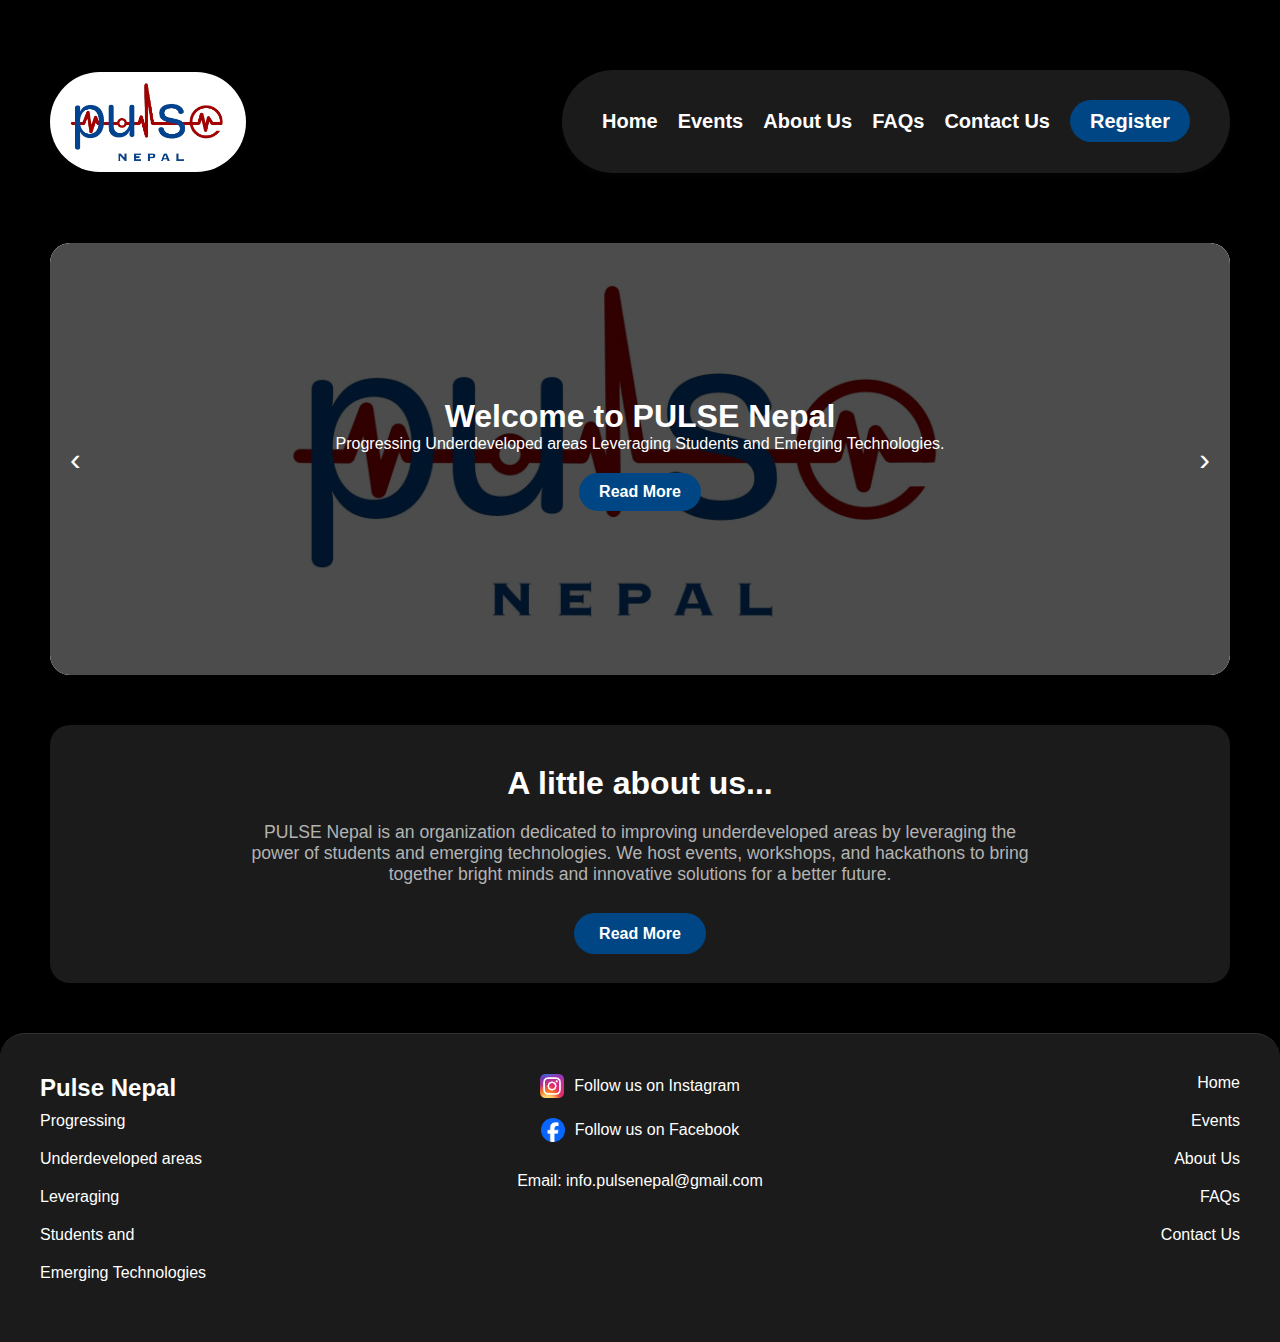
<file: index.html>
<!DOCTYPE html>
<html lang="en">

<head>
    <meta charset="UTF-8">
    <meta http-equiv="X-UA-Compatible" content="IE=edge">
    <meta name="viewport" content="width=device-width, initial-scale=1.0">
    <title>PULSE Nepal - Home</title>
    <link rel="icon" href="images/favicon.ico" type="image/x-icon">
    <link rel="stylesheet" href="css/home.css">
</head>

<body>
    <div class="header-container">
        <div class="logo-container">
            <a href="index.html">
                <img src="images/logo.png" alt="PULSE Nepal" class="logo">
            </a>
        </div>
        <nav class="navbar">
            <button class="menu-toggle" aria-label="Toggle Menu">&#9776;</button>
            <div class="nav-menu-container">
                <button class="menu-close" aria-label="Close Menu">&times;</button>
                <ul class="nav-menu">
                    <li><a href="index.html">Home</a></li>
                    <li><a href="events.html">Events</a></li>
                    <li><a href="about.html">About Us</a></li>
                    <li><a href="faq.html">FAQs</a></li>
                    <li><a href="contact.html">Contact Us</a></li>
                    <li><a href="https://docs.google.com/forms/d/e/1FAIpQLSfRvRYkMfDk7u7GrABvgoE2JAsb4_DEkG6lVScy1eRjeUV8dA/viewform?usp=sf_link"
                            class="register-button">Register</a></li>
                </ul>
            </div>
        </nav>
    </div>

    <div class="carousel">
        <button class="carousel-control prev">&#8249;</button>

        <div class="carousel-slide">
            <div class="carousel-item" data-background="images/pulsenepal.png">
                <h1>Welcome to PULSE Nepal</h1>
                <p>Progressing Underdeveloped areas Leveraging Students and Emerging Technologies.</p>
                <a href="about.html" class="carousel-button">Read More</a>
            </div>
            <div class="carousel-item" data-background="images/backgroundtwo.png">
                <h1>Hack4Health Hackathon</h1>
                <p>Join us for a health-tech hackathon this winter and innovate with us!</p>
                <a href="event-detail.html" class="carousel-button">Read More</a>
                <a href="https://docs.google.com/forms/d/e/1FAIpQLSfRvRYkMfDk7u7GrABvgoE2JAsb4_DEkG6lVScy1eRjeUV8dA/viewform?usp=sf_link"
                    class="carousel-button">Apply</a>
            </div>
        </div>

        <button class="carousel-control next">&#8250;</button>
    </div>


    <section class="intro-section">
        <div class="intro-container">
            <h2>A little about us...</h2>
            <p>
                PULSE Nepal is an organization dedicated to improving underdeveloped areas by leveraging the power of
                students and emerging technologies. We host events, workshops, and hackathons to bring together bright
                minds and innovative solutions for a better future.
            </p>
            <a href="about" class="intro-button">Read More</a>
        </div>
    </section>

    <footer class="footer">
        <div class="footer-container">

            <div class="footer-column footer-left">
                <h2>Pulse Nepal</h2>
                <p>Progressing</p>
                <p>Underdeveloped areas</p>
                <p>Leveraging</p>
                <p>Students and</p>
                <p>Emerging Technologies</p>
            </div>

            <div class="footer-column footer-center">
                <a href="https://www.instagram.com/" target="_blank" class="social-link">
                    <img src="images/instagramlogo.png" alt="Instagram" class="social-icon"> Follow us on Instagram
                </a>
                <a href="https://www.facebook.com/" target="_blank" class="social-link">
                    <img src="images/facebooklogo.png" alt="Facebook" class="social-icon"> Follow us on Facebook
                </a>
                <p>Email: info.pulsenepal@gmail.com</p>
            </div>

            <div class="footer-column footer-right">
                <ul>
                    <li><a href="index.html">Home</a></li>
                    <li><a href="events.html">Events</a></li>
                    <li><a href="about.html">About Us</a></li>
                    <li><a href="faq.html">FAQs</a></li>
                    <li><a href="contact.html">Contact Us</a></li>
                </ul>
            </div>
        </div>
    </footer>
    <script src="js/main.js"></script>
</body>

</html>
</file>
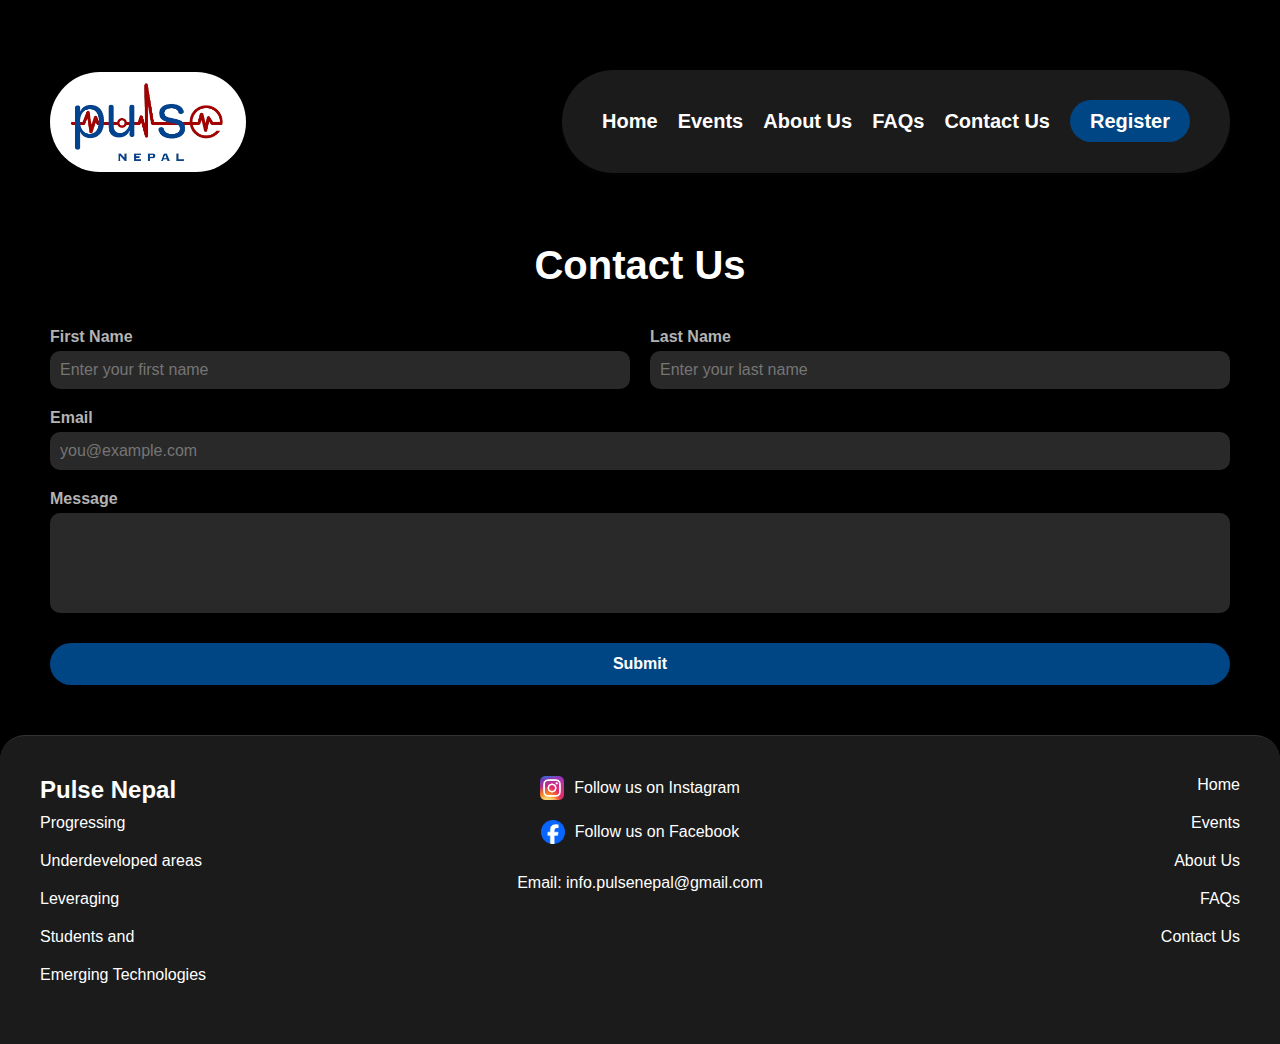
<file: contact.html>
<!DOCTYPE html>
<html lang="en">

<head>
    <meta charset="UTF-8">
    <meta name="viewport" content="width=device-width, initial-scale=1.0">
    <title>Contact Us</title>
    <link rel="stylesheet" href="css/contact.css">
</head>

<body>
    <div class="header-container">
        <div class="logo-container">
            <a href="index.html">
                <img src="images/logo.png" alt="PULSE Nepal" class="logo">
            </a>
        </div>
        <nav class="navbar">
            <button class="menu-toggle" aria-label="Toggle navigation">&#9776;</button>
            <div class="nav-menu-container">
                <button class="menu-close" aria-label="Close Menu">&times;</button>
                <ul class="nav-menu">
                    <li><a href="index.html">Home</a></li>
                    <li><a href="events.html">Events</a></li>
                    <li><a href="about.html">About Us</a></li>
                    <li><a href="faq.html">FAQs</a></li>
                    <li><a href="contact.html">Contact Us</a></li>
                    <li><a href="https://docs.google.com/forms/d/e/1FAIpQLSfRvRYkMfDk7u7GrABvgoE2JAsb4_DEkG6lVScy1eRjeUV8dA/viewform?usp=sf_link"
                            class="register-button">Register</a></li>
                </ul>
            </div>
        </nav>
    </div>

    <section class="contact-section">
        <div class="contact-container">
            <h1 class="contact-title">Contact Us</h1>
            <form id="contactForm" class="contact-form" action="https://api.web3forms.com/submit" method="POST">
                <input type="hidden" name="access_key" value="13532563-ed63-4051-9c3c-79ba543ab70d">
                <input type="hidden" name="subject" value="Contact Form Submission">
                <input type="hidden" name="from_name" value="Website Contact Form">
                <input type="hidden" name="redirect" value="file:///Users/ramankhanal/Documents/PulseNepal/index.html">
                <input type="checkbox" name="botcheck" class="hidden" style="display: none;">
                <div class="h-captcha" data-captcha="true"></div>

                <div class="input-group">
                    <div class="input-container">
                        <label for="first-name">First Name</label>
                        <input type="text" id="first-name" name="first-name" required
                            placeholder="Enter your first name">
                    </div>
                    <div class="input-container">
                        <label for="last-name">Last Name</label>
                        <input type="text" id="last-name" name="last-name" required placeholder="Enter your last name">
                    </div>
                </div>

                <div class="input-container">
                    <label for="email">Email</label>
                    <input type="email" id="email" name="email" placeholder="you@example.com" required
                        pattern="[a-z0-9._%+-]+@[a-z0-9.-]+\.[a-z]{2,}$">
                </div>

                <div class="input-container">
                    <label for="message">Message</label>
                    <textarea id="message" name="message" rows="5" required></textarea>
                </div>

                <button type="submit" class="submit-button">Submit</button>
            </form>

        </div>
    </section>

    <footer class="footer">
        <div class="footer-container">
            <div class="footer-column footer-left">
                <h2>Pulse Nepal</h2>
                <p>Progressing</p>
                <p>Underdeveloped areas</p>
                <p>Leveraging</p>
                <p>Students and</p>
                <p>Emerging Technologies</p>
            </div>
            <div class="footer-column footer-center">
                <a href="https://www.instagram.com/" target="_blank" class="social-link">
                    <img src="images/instagramlogo.png" alt="Instagram" class="social-icon"> Follow us on Instagram
                </a>
                <a href="https://www.facebook.com/" target="_blank" class="social-link">
                    <img src="images/facebooklogo.png" alt="Facebook" class="social-icon"> Follow us on Facebook
                </a>
                <p>Email: info.pulsenepal@gmail.com</p>
            </div>
            <div class="footer-column footer-right">
                <ul>
                    <li><a href="index.html">Home</a></li>
                    <li><a href="events.html">Events</a></li>
                    <li><a href="about.html">About Us</a></li>
                    <li><a href="faq.html">FAQs</a></li>
                    <li><a href="contact.html">Contact Us</a></li>
                </ul>
            </div>
        </div>
    </footer>

    <script src="js/form-validation.js"></script>
    <script src="js/main.js"></script>
</body>

</html>
</file>
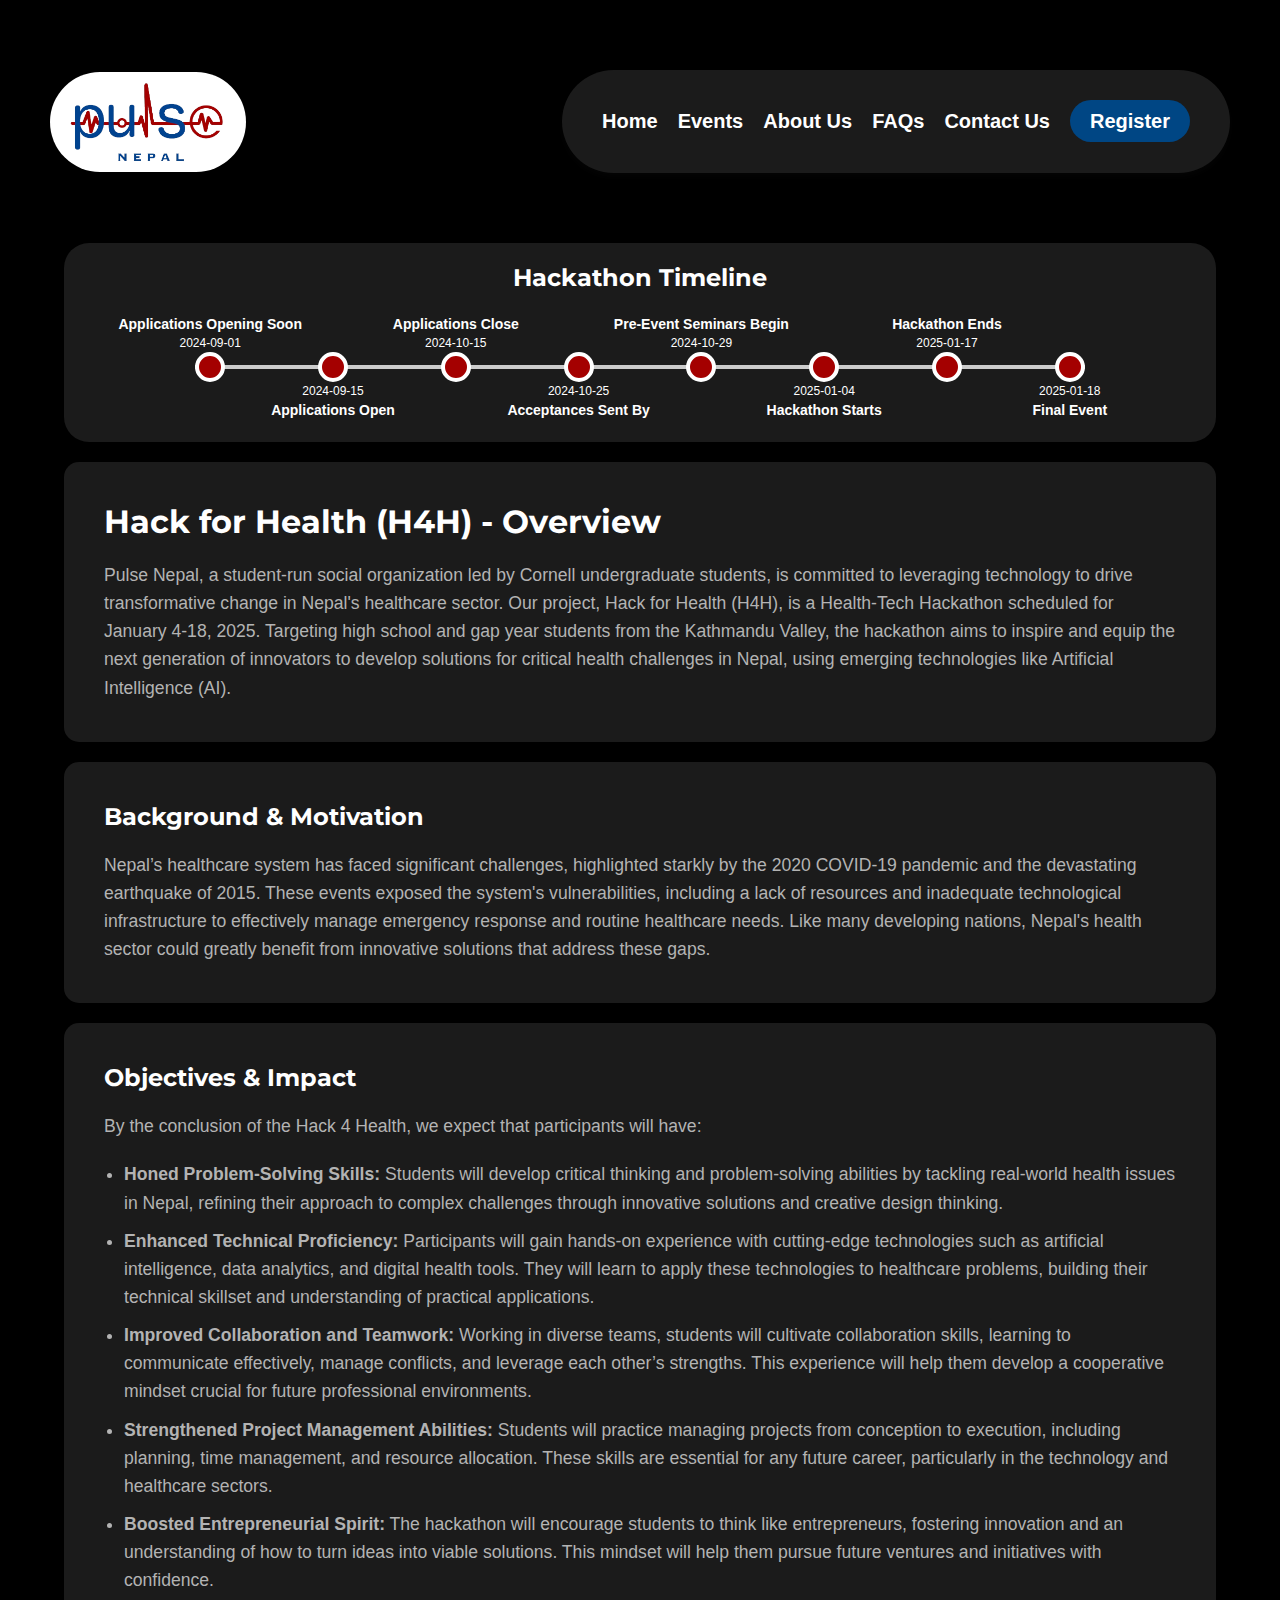
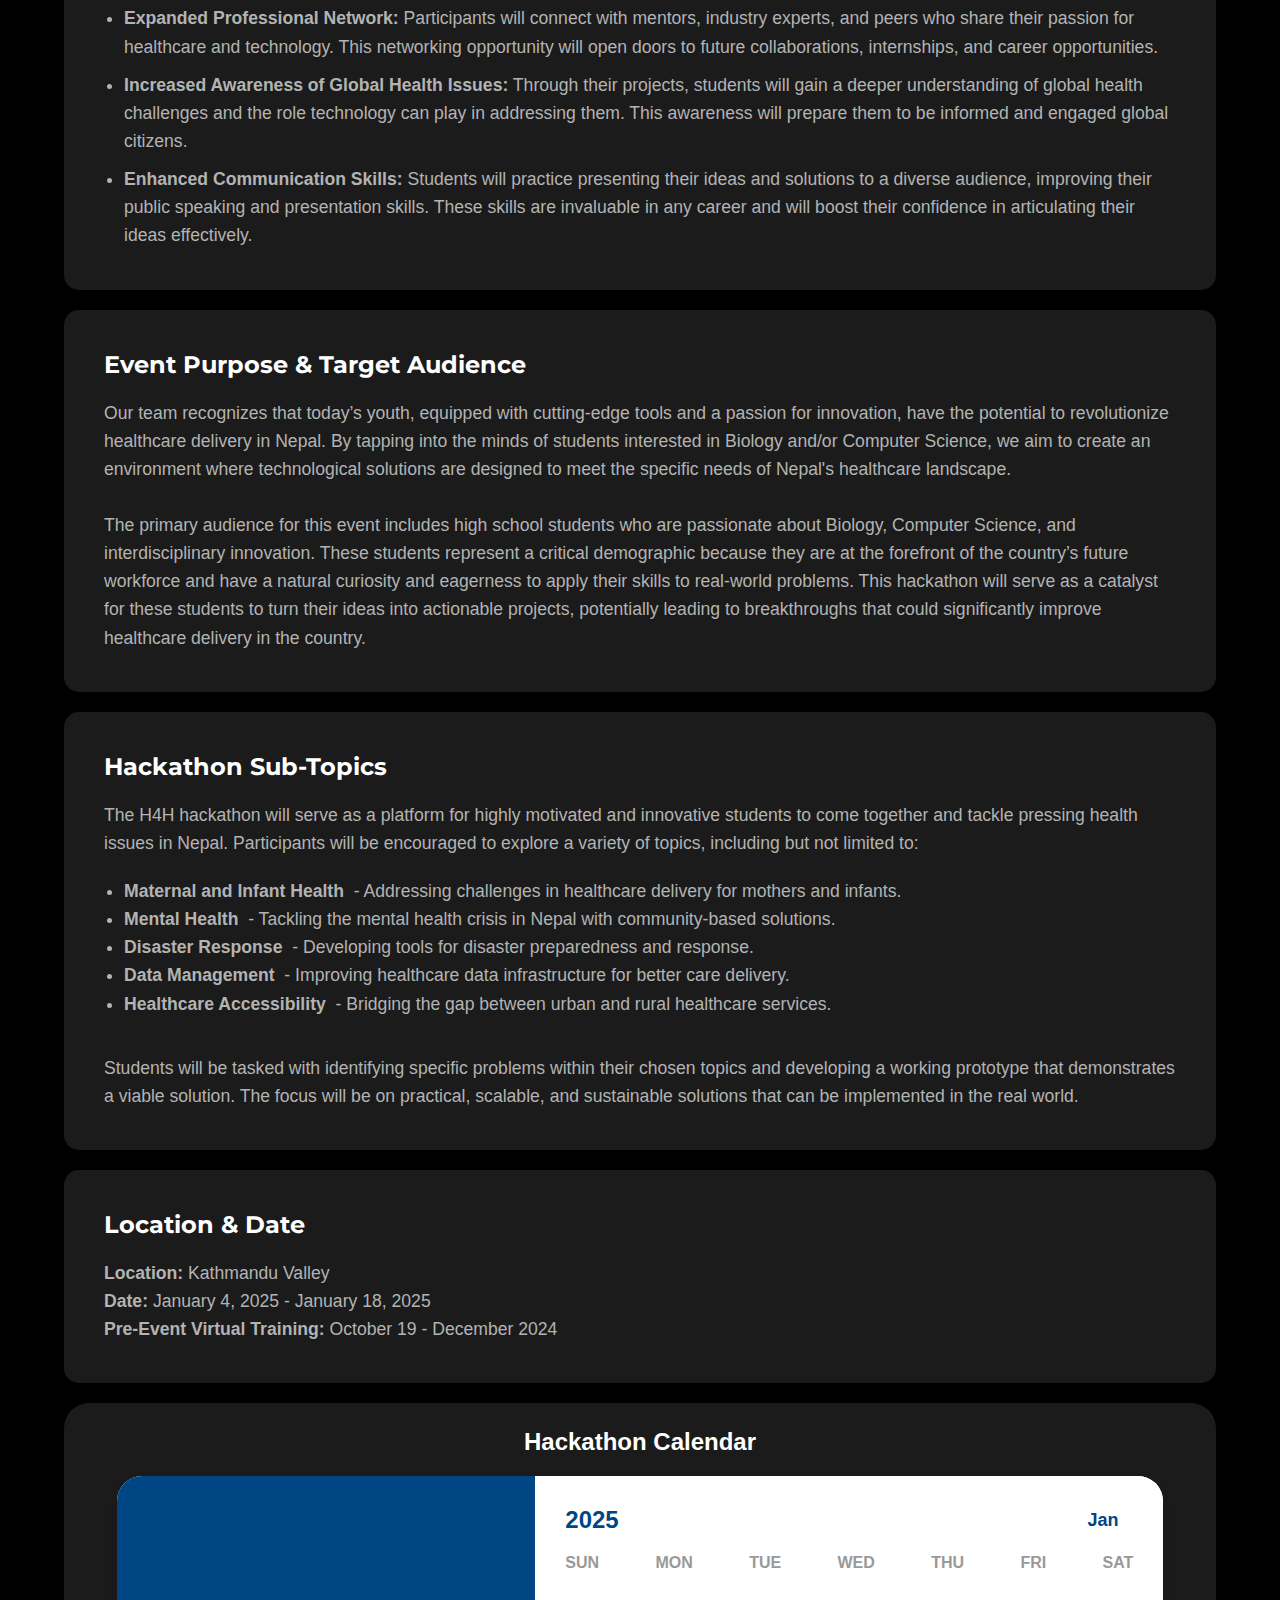
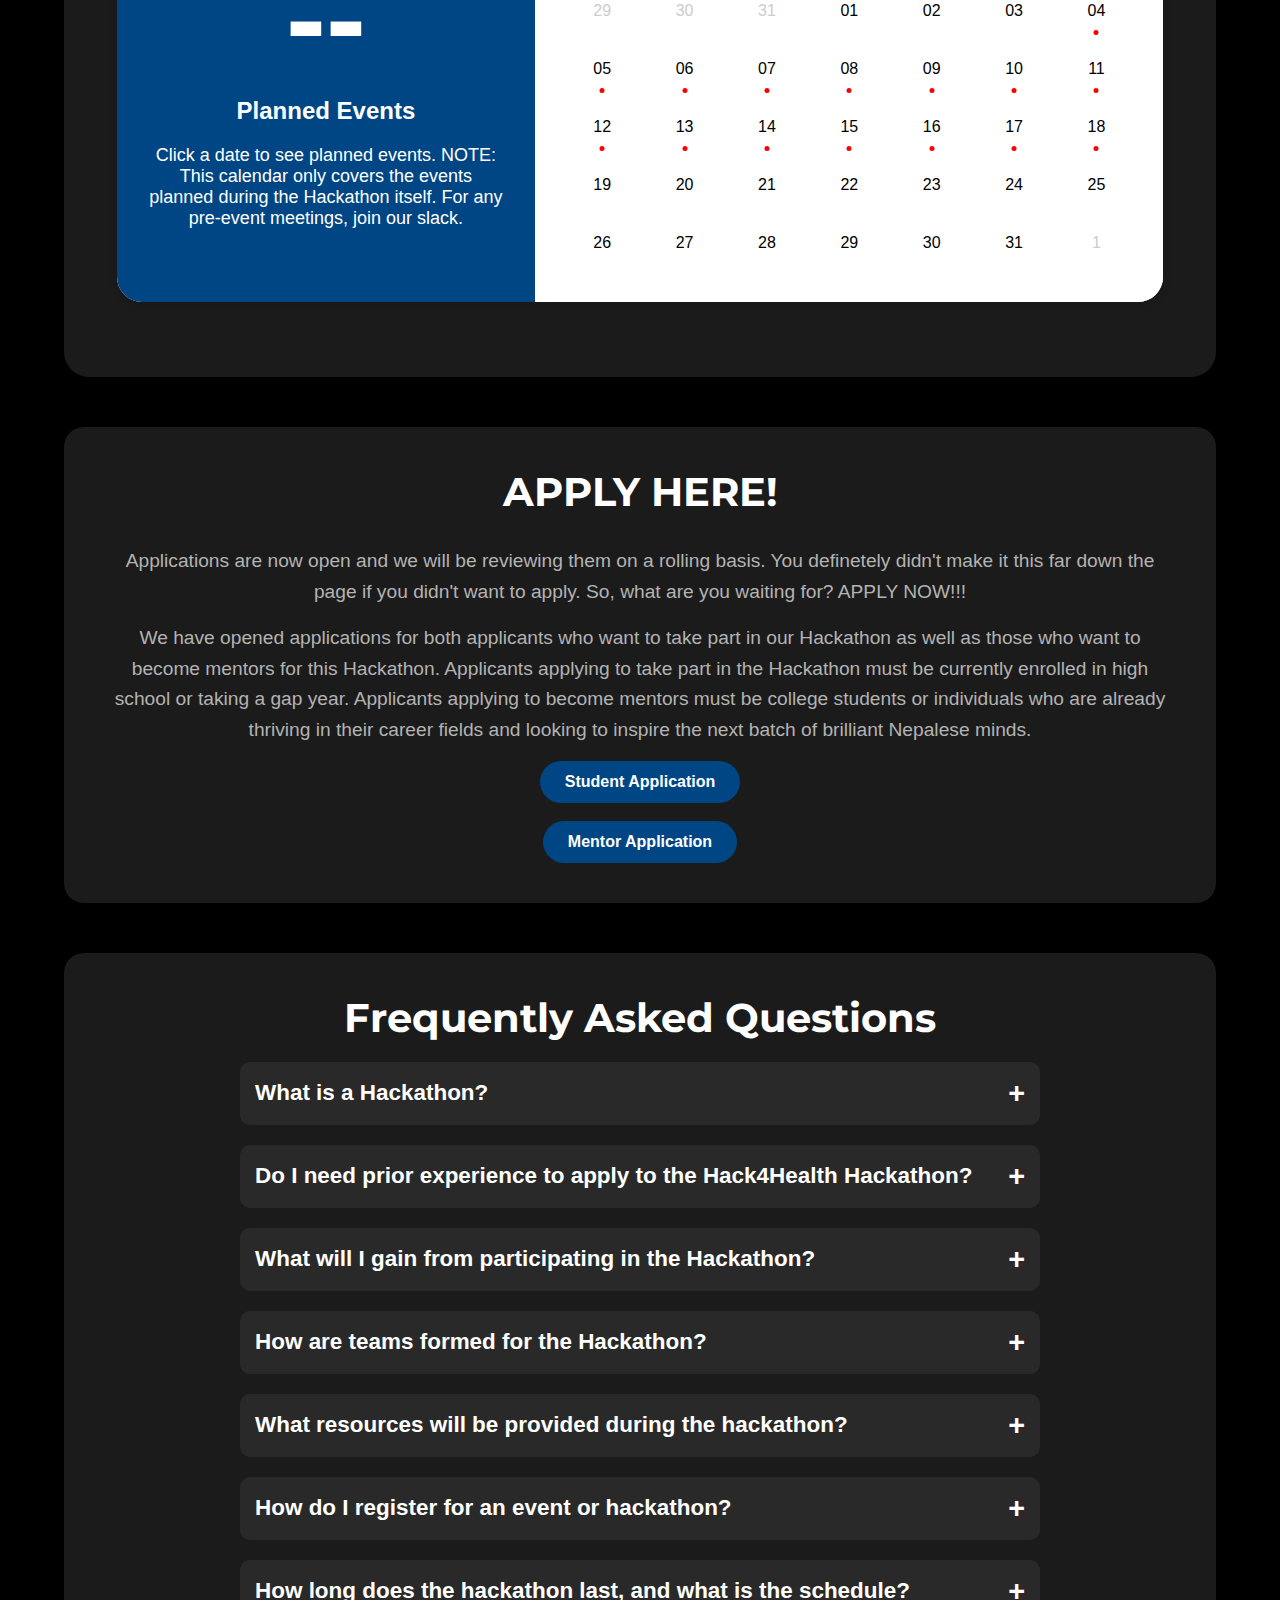
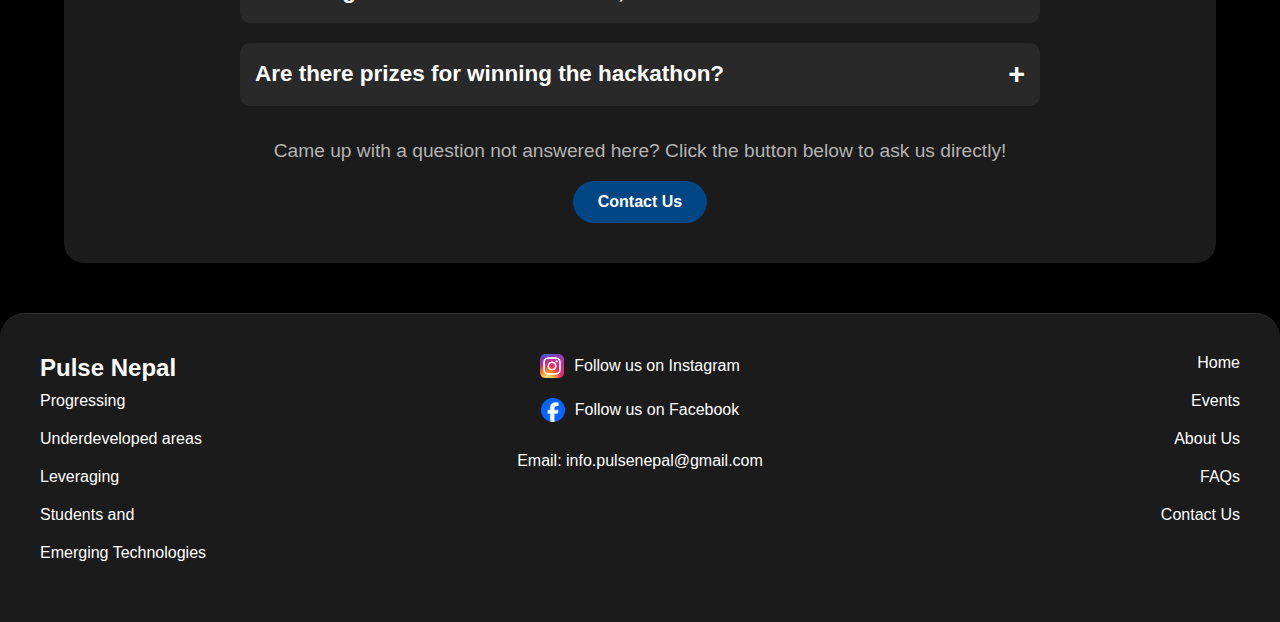
<file: event-detail.html>
<!DOCTYPE html>
<html lang="en">

<head>
    <meta charset="UTF-8">
    <meta name="viewport" content="width=device-width, initial-scale=1.0">
    <title>Health-Tech Hackathon</title>
    <link rel="stylesheet"
        href="https://fonts.googleapis.com/css2?family=Montserrat:wght@700&family=Open+Sans&display=swap">
    <link rel="stylesheet" href="css/eventdetailed.css">
</head>

<body>
    <div class="header-container">
        <div class="logo-container">
            <a href="index.html">
                <img src="images/logo.png" alt="PULSE Nepal" class="logo">
            </a>
        </div>
        <nav class="navbar">
            <button class="menu-toggle" aria-label="Toggle navigation">&#9776;</button>
            <div class="nav-menu-container">
                <button class="menu-close" aria-label="Close Menu">&times;</button>
                <ul class="nav-menu">
                    <li><a href="index.html">Home</a></li>
                    <li><a href="events.html">Events</a></li>
                    <li><a href="about.html">About Us</a></li>
                    <li><a href="faq.html">FAQs</a></li>
                    <li><a href="contact.html">Contact Us</a></li>
                    <li><a href="register.html" class="register-button">Register</a></li>
                </ul>
            </div>
        </nav>
    </div>

    <div class="timeline-container">
        <h2 class="timeline-title">Hackathon Timeline</h2>
        <div class="timeline">
            <div class="timeline-point" data-position="top" data-text="Applications Opening Soon"
                data-date="2024-09-01">
            </div>
            <div class="timeline-point" data-position="bottom" data-text="Applications Open" data-date="2024-09-15">
            </div>
            <div class="timeline-point" data-position="top" data-text="Applications Close" data-date="2024-10-15">
            </div>
            <div class="timeline-point" data-position="bottom" data-text="Acceptances Sent By" data-date="2024-10-25">
            </div>
            <div class="timeline-point" data-position="top" data-text="Pre-Event Seminars Begin" data-date="2024-10-29">
            </div>
            <div class="timeline-point" data-position="bottom" data-text="Hackathon Starts" data-date="2025-01-04">
            </div>
            <div class="timeline-point" data-position="top" data-text="Hackathon Ends" data-date="2025-01-17"></div>
            <div class="timeline-point" data-position="bottom" data-text="Final Event" data-date="2025-01-18">
            </div>
        </div>
    </div>

    <section class="overview">
        <h1>Hack for Health (H4H) - Overview</h1>
        <p>Pulse Nepal, a student-run social organization led by Cornell undergraduate students, is committed to
            leveraging technology to drive transformative change in Nepal's healthcare sector. Our project, Hack for
            Health (H4H), is a Health-Tech Hackathon scheduled for January 4-18, 2025. Targeting high school and gap
            year students from the Kathmandu Valley, the hackathon aims to inspire and equip the next generation of
            innovators to develop solutions for critical health challenges in Nepal, using emerging technologies like
            Artificial Intelligence (AI).
        </p>
    </section>


    <section class="background">
        <h2>Background & Motivation</h2>
        <p>Nepal’s healthcare system has faced significant challenges, highlighted starkly by the 2020 COVID-19 pandemic
            and the devastating
            earthquake of 2015. These events exposed the system's vulnerabilities, including a lack of resources and
            inadequate technological infrastructure to effectively manage emergency response and routine healthcare
            needs. Like many developing nations, Nepal's health sector could greatly benefit from innovative solutions
            that address these gaps.</p>
    </section>

    <section class="objectives-impact">
        <h2>Objectives & Impact</h2>
        <p>By the conclusion of the Hack 4 Health, we expect that participants will have:</p>
        <ul>
            <li><strong>Honed Problem-Solving Skills:</strong> Students will develop critical thinking and
                problem-solving abilities by tackling real-world health issues in Nepal, refining their approach to
                complex challenges through innovative solutions and creative design thinking.</li>
            <li><strong>Enhanced Technical Proficiency:</strong> Participants will gain hands-on experience with
                cutting-edge technologies such as artificial intelligence, data analytics, and digital health tools.
                They will learn to apply these technologies to healthcare problems, building their technical skillset
                and understanding of practical applications.</li>
            <li><strong>Improved Collaboration and Teamwork:</strong> Working in diverse teams, students will cultivate
                collaboration skills, learning to communicate effectively, manage conflicts, and leverage each other’s
                strengths. This experience will help them develop a cooperative mindset crucial for future professional
                environments.</li>
            <li><strong>Strengthened Project Management Abilities:</strong> Students will practice managing projects
                from conception to execution, including planning, time management, and resource allocation. These skills
                are essential for any future career, particularly in the technology and healthcare sectors.</li>
            <li><strong>Boosted Entrepreneurial Spirit:</strong> The hackathon will encourage students to think like
                entrepreneurs, fostering innovation and an understanding of how to turn ideas into viable solutions.
                This mindset will help them pursue future ventures and initiatives with confidence.</li>
            <li><strong>Expanded Professional Network:</strong> Participants will connect with mentors, industry
                experts, and peers who share their passion for healthcare and technology. This networking opportunity
                will open doors to future collaborations, internships, and career opportunities.</li>
            <li><strong>Increased Awareness of Global Health Issues:</strong> Through their projects, students will gain
                a deeper understanding of global health challenges and the role technology can play in addressing them.
                This awareness will prepare them to be informed and engaged global citizens.</li>
            <li><strong>Enhanced Communication Skills:</strong> Students will practice presenting their ideas and
                solutions to a diverse audience, improving their public speaking and presentation skills. These skills
                are invaluable in any career and will boost their confidence in articulating their ideas effectively.
            </li>
        </ul>
    </section>

    <section class="purpose-target">
        <h2>Event Purpose & Target Audience</h2>
        <p>Our team recognizes that today’s youth, equipped with cutting-edge tools and a passion for innovation, have
            the potential to revolutionize healthcare delivery in Nepal. By tapping into the minds of students
            interested in Biology and/or Computer Science, we aim to create an environment where technological solutions
            are designed to meet the specific needs of Nepal's healthcare landscape.
            <br></br>
            The primary audience for this event includes high school students who are passionate about Biology, Computer
            Science, and interdisciplinary innovation. These students represent a critical demographic because they are
            at the forefront of the country’s future workforce and have a natural curiosity and eagerness to apply their
            skills to real-world problems. This hackathon will serve as a catalyst for these students to turn their
            ideas into actionable projects, potentially leading to breakthroughs that could significantly improve
            healthcare delivery in the country.
        </p>
    </section>

    <section class="structure">
        <h2>Hackathon Sub-Topics</h2>
        <p>The H4H hackathon will serve as a platform for highly motivated and innovative students to come together and
            tackle pressing health issues in Nepal. Participants will be encouraged to explore a variety of topics,
            including but not limited to:</p>
        <ul class="topics-list">
            <li><strong>Maternal and Infant Health</strong> &nbsp- Addressing challenges in healthcare delivery for
                mothers
                and infants.</li>
            <li><strong>Mental Health</strong> &nbsp- Tackling the mental health crisis in Nepal with community-based
                solutions.</li>
            <li><strong>Disaster Response</strong> &nbsp- Developing tools for disaster preparedness and response.</li>
            <li><strong>Data Management</strong> &nbsp- Improving healthcare data infrastructure for better care
                delivery.
            </li>
            <li><strong>Healthcare Accessibility</strong> &nbsp- Bridging the gap between urban and rural healthcare
                services.</li>
        </ul>
        <br></br>
        <p>Students will be tasked with identifying specific problems within their chosen topics and developing a
            working prototype that demonstrates a viable solution. The focus will be on practical, scalable, and
            sustainable solutions that can be implemented in the real world.</p>
    </section>

    <section class="location-date">
        <h2>Location & Date</h2>
        <p><strong>Location:</strong> Kathmandu Valley</p>
        <p><strong>Date:</strong> January 4, 2025 - January 18, 2025</p>
        <p><strong>Pre-Event Virtual Training:</strong> October 19 - December 2024</p>
    </section>

    <div class="event-timeline">
        <h2>Hackathon Calendar</h2>
        <div class="calendar-container">
            <div class="left-panel">
                <div class="date-selected">
                    <h1 class="big-number">--</h1>
                    <h3 class="day">Planned Events</h3>
                    <div class="events">
                        <p>Click a date to see planned events. NOTE: This calendar only covers the events planned during
                            the Hackathon itself. For any pre-event meetings, join our slack.</p>
                    </div>
                </div>
            </div>

            <div class="right-panel">
                <div class="calendar-header">
                    <div class="year">2025</div>
                    <div class="month-nav">
                        <span class="current-month">Jan</span>
                    </div>
                </div>
                <div class="calendar">
                    <div class="days-row">
                        <span>SUN</span><span>MON</span><span>TUE</span><span>WED</span><span>THU</span><span>FRI</span><span>SAT</span>
                    </div>
                    <div class="dates">
                        <span class="prev-month">29</span><span class="prev-month">30</span><span
                            class="prev-month">31</span>
                        <span>01</span><span>02</span><span>03</span><span class="event-day">04</span><span
                            class="event-day">05</span><span class="event-day">06</span><span
                            class="event-day">07</span><span class="event-day">08</span><span
                            class="event-day">09</span><span class="event-day">10</span><span
                            class="event-day">11</span><span class="event-day">12</span><span
                            class="event-day">13</span><span class="event-day">14</span><span
                            class="event-day">15</span><span class="event-day">16</span><span
                            class="event-day">17</span><span
                            class="event-day">18</span><span>19</span><span>20</span><span>21</span><span>22</span><span>23</span><span>24</span><span>25</span><span>26</span><span>27</span><span>28</span><span>29</span><span>30</span><span>31</span><span
                            class="prev-month">1</span>
                    </div>
                </div>
            </div>
        </div>
    </div>

    <section class="apply-section">
        <div class="apply-container">
            <h1>APPLY HERE!</h1>
            <div class="apply-text">
                <p>Applications are now open and we will be reviewing them on a rolling basis. You definetely didn't
                    make it this far down the page if you didn't want to apply. So, what are you waiting for? APPLY
                    NOW!!!
                </p>
                <p>We have opened applications for both applicants who want to take part in our Hackathon as well as
                    those who want to become mentors for this Hackathon. Applicants applying to take part in the
                    Hackathon must be currently enrolled in high school or taking a gap year. Applicants applying to
                    become mentors must be college students or individuals who are already thriving in their career
                    fields and looking to inspire the next batch of brilliant Nepalese minds.</p>
                <a href="https://docs.google.com/forms/d/e/1FAIpQLSfRvRYkMfDk7u7GrABvgoE2JAsb4_DEkG6lVScy1eRjeUV8dA/viewform?usp=sf_link"
                    class="apply-button">Student Application</a>
                <br></br>
                <a href="https://docs.google.com/forms/d/e/1FAIpQLSf5RDjiapRuqC4iNX_sfob5Glm31rAWl9lESZB2NX5960rWpw/viewform?usp=sf_link"
                    class="apply-button">Mentor Application</a>
            </div>
        </div>
    </section>

    <section class="faq-section">
        <div class="faq-container">
            <h1>Frequently Asked Questions</h1>
            <div class="faq-item">
                <div class="faq-question">
                    <h3>What is a Hackathon?</h3>
                    <span class="plus-icon">+</span>
                    <span class="minus-icon">-</span>
                </div>
                <div class="faq-answer">
                    <p>A hackathon is an event where individuals come together to collaborate intensively on projects,
                        typically centered around technology. Participants form teams to brainstorm, design, and build
                        solutions to real-world problems within a set time frame. Hackathons provide a space for
                        innovation, creativity, and hands-on learning, encouraging participants to push boundaries and
                        develop impactful solutions.
                    </p>
                </div>
            </div>

            <div class="faq-item">
                <div class="faq-question">
                    <h3>Do I need prior experience to apply to the Hack4Health Hackathon?</h3>
                    <span class="plus-icon">+</span>
                    <span class="minus-icon">-</span>
                </div>
                <div class="faq-answer">
                    <p>No prior experience is necessary to join this hackathon! Whether you're a beginner or an expert,
                        we welcome participants of all skill levels. Our events are designed to be inclusive and
                        supportive, with mentors and resources available to guide you along the way. You'll have the
                        opportunity to learn, collaborate, and grow, regardless of your background.</p>
                </div>
            </div>

            <div class="faq-item">
                <div class="faq-question">
                    <h3>What will I gain from participating in the Hackathon?</h3>
                    <span class="plus-icon">+</span>
                    <span class="minus-icon">-</span>
                </div>
                <div class="faq-answer">
                    <p>By participating in the hackathon, you'll gain hands-on experience working on real-world
                        problems, enhance your technical and creative skills, and build lasting connections with
                        like-minded individuals. Beyond the learning experience, you'll have the opportunity to showcase
                        your talents and develop projects with the potential for real-world implementation.</p>
                </div>
            </div>

            <div class="faq-item">
                <div class="faq-question">
                    <h3>How are teams formed for the Hackathon?</h3>
                    <span class="plus-icon">+</span>
                    <span class="minus-icon">-</span>
                </div>
                <div class="faq-answer">
                    <p>Teams can be formed in a few different ways. You can join as part of a pre-formed team, or if
                        you're coming alone, we'll help match you with other participants who share your interests and
                        skill sets. We encourage interdisciplinary collaboration, so teams are often made up
                        of people with diverse backgrounds in technology, biology, engineering, and more. This allows
                        for a
                        dynamic mix of perspectives and strengths in tackling the challenges.
                        <br></br>
                        NOTE: We will try our best to accomodate you with your preferred teammates, but it may not be
                        guaranteed depending on our application pool.
                    </p>
                </div>
            </div>

            <div class="faq-item">
                <div class="faq-question">
                    <h3>What resources will be provided during the hackathon?</h3>
                    <span class="plus-icon">+</span>
                    <span class="minus-icon">-</span>
                </div>
                <div class="faq-answer">
                    <p>During the hackathon, you'll have access to various resources, including mentorship from
                        experienced professionals and Ivy League students, access to development tools, and workspace
                        facilities. Depending on the event, there may also be specialized workshops, technical support,
                        and materials to help guide you through the process. We will try our best to ensure that you
                        have everything you need to focus on your project and make the most of the experience.</p>
                </div>
            </div>

            <div class="faq-item">
                <div class="faq-question">
                    <h3>How do I register for an event or hackathon?</h3>
                    <span class="plus-icon">+</span>
                    <span class="minus-icon">-</span>
                </div>
                <div class="faq-answer">
                    <p>You can easily register/apply for our events and hackathons through our website. Simply visit the
                        event page you're interested in, click on the "Apply" button, and follow the instructions to
                        complete your application. If you need any assistance, feel free to contact us directly.</p>
                </div>
            </div>

            <div class="faq-item">
                <div class="faq-question">
                    <h3>How long does the hackathon last, and what is the schedule?</h3>
                    <span class="plus-icon">+</span>
                    <span class="minus-icon">-</span>
                </div>
                <div class="faq-answer">
                    <p>This Hackathon will be conducted over the course of two weeks, with both virtual and in-person
                        events. The hackathon includes virtual pre-events to prep students in the months before the
                        start. Once the Hackathon starts, we will have focused in-person working sessions during the
                        weekends, and virtual or in person events on the weekdays depending on the applicant pools'
                        schedule. Each event is structured to ensure a balance of work and mentorship, with plenty of
                        time for collaboration and development.
                    </p>
                </div>
            </div>

            <div class="faq-item">
                <div class="faq-question">
                    <h3>Are there prizes for winning the hackathon?</h3>
                    <span class="plus-icon">+</span>
                    <span class="minus-icon">-</span>
                </div>
                <div class="faq-answer">
                    <p>Absolutely! Our hackathons offer exciting prizes for winning teams! These can range from
                        cash awards, certificates, and recognition to opportunities for further development of your
                        project. Winning teams may also gain exposure and networking opportunities with industry
                        professionals, along with the chance to implement their solutions in real-world settings.
                        <br></br>
                        NOTE: Specific prizes for this event are being discussed and will be announced later. But rest
                        assured that they will be worthwhile!
                    </p>
                </div>
            </div>

            <div class="faq-extra-text">
                <p>Came up with a question not answered here? Click the button below to ask us directly!</p>
                <a href="contact.html" class="contact-button">Contact Us</a>
            </div>
        </div>
    </section>

    <footer class="footer">
        <div class="footer-container">
            <div class="footer-column footer-left">
                <h2>Pulse Nepal</h2>
                <p>Progressing</p>
                <p>Underdeveloped areas</p>
                <p>Leveraging</p>
                <p>Students and</p>
                <p>Emerging Technologies</p>
            </div>

            <div class="footer-column footer-center">
                <a href="https://www.instagram.com/" target="_blank" class="social-link">
                    <img src="images/instagramlogo.png" alt="Instagram" class="social-icon"> Follow us on Instagram
                </a>
                <a href="https://www.facebook.com/" target="_blank" class="social-link">
                    <img src="images/facebooklogo.png" alt="Facebook" class="social-icon"> Follow us on Facebook
                </a>
                <p>Email: info.pulsenepal@gmail.com</p>
            </div>

            <div class="footer-column footer-right">
                <ul>
                    <li><a href="index.html">Home</a></li>
                    <li><a href="events.html">Events</a></li>
                    <li><a href="about.html">About Us</a></li>
                    <li><a href="faq.html">FAQs</a></li>
                    <li><a href="contact.html">Contact Us</a></li>
                </ul>
            </div>
        </div>
    </footer>

    <script src="js/hackathon.js"></script>
    <script src="js/main.js"></script>
    <script src="js/faq.js"></script>

</body>

</html>
</file>
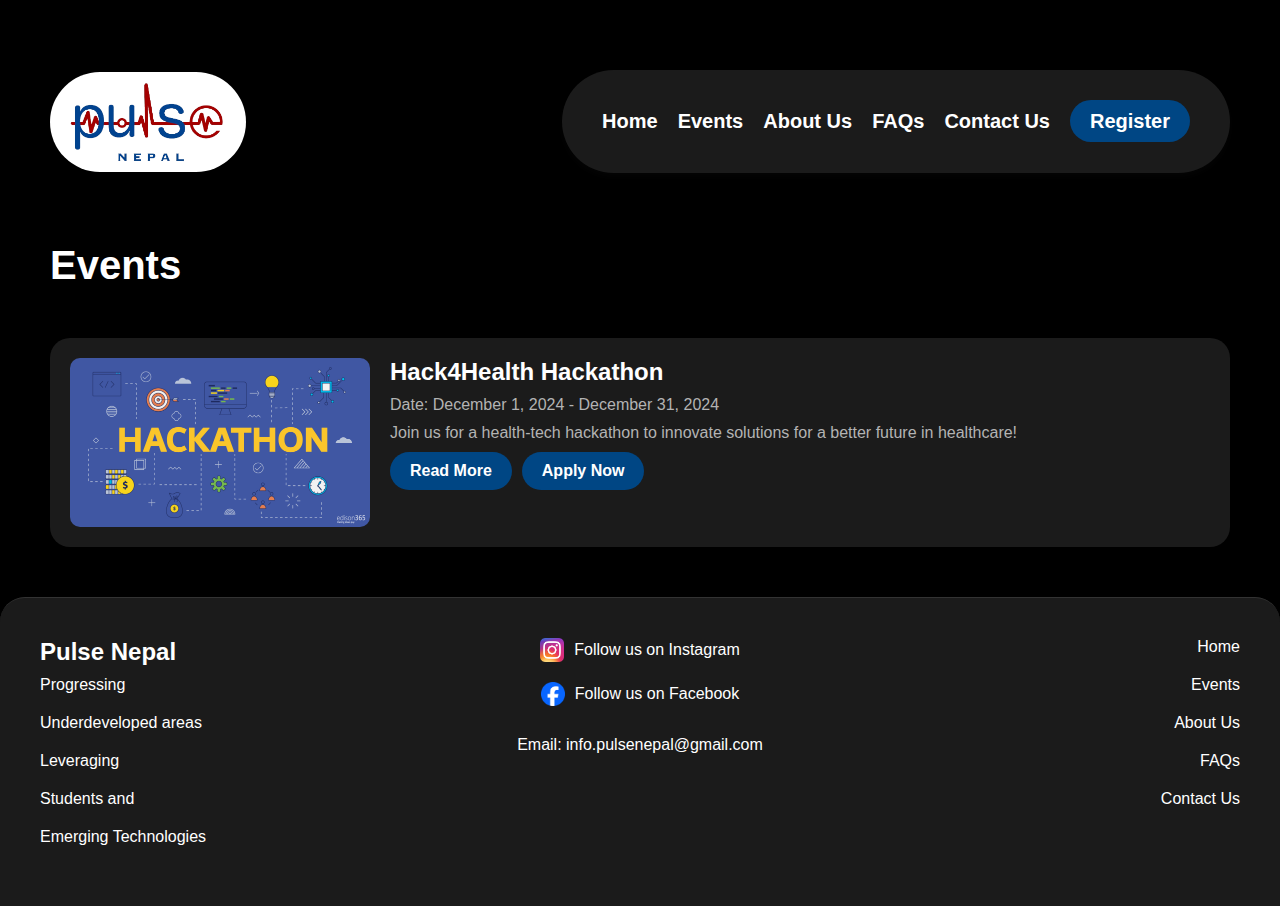
<file: events.html>
<!DOCTYPE html>
<html lang="en">

<head>
    <meta charset="UTF-8">
    <meta http-equiv="X-UA-Compatible" content="IE=edge">
    <meta name="viewport" content="width=device-width, initial-scale=1.0">
    <title>PULSE Nepal - Events</title>
    <link rel="icon" href="images/favicon.ico" type="image/x-icon">
    <link rel="stylesheet" href="css/events.css">
</head>

<body>
    <div class="header-container">
        <div class="logo-container">
            <a href="index.html">
                <img src="images/logo.png" alt="PULSE Nepal" class="logo">
            </a>
        </div>
        <nav class="navbar">
            <button class="menu-toggle" aria-label="Toggle navigation">&#9776;</button>
            <div class="nav-menu-container">
                <button class="menu-close" aria-label="Close Menu">&times;</button>
                <ul class="nav-menu">
                    <li><a href="index.html">Home</a></li>
                    <li><a href="events.html">Events</a></li>
                    <li><a href="about.html">About Us</a></li>
                    <li><a href="faq.html">FAQs</a></li>
                    <li><a href="contact.html">Contact Us</a></li>
                    <li><a href="https://docs.google.com/forms/d/e/1FAIpQLSfRvRYkMfDk7u7GrABvgoE2JAsb4_DEkG6lVScy1eRjeUV8dA/viewform?usp=sf_link"
                            class="register-button">Register</a></li>
                </ul>
            </div>
        </nav>
    </div>

    <main class="content">
        <section class="events-section">
            <h1 class="events-title">Events</h1>

            <div class="event-card">
                <img src="images/backgroundtwo.png" alt="Hack4Health Hackathon" class="event-image">
                <div class="event-info">
                    <h3>Hack4Health Hackathon</h3>
                    <p>Date: December 1, 2024 - December 31, 2024</p>
                    <p>Join us for a health-tech hackathon to innovate solutions for a better future in healthcare!</p>
                    <div class="event-buttons">
                        <a href="event-detail.html" class="read-more">Read More</a>
                        <a href="https://docs.google.com/forms/d/e/1FAIpQLSfRvRYkMfDk7u7GrABvgoE2JAsb4_DEkG6lVScy1eRjeUV8dA/viewform?usp=sf_link"
                            class="apply-now">Apply Now</a>
                    </div>
                </div>
            </div>
        </section>
    </main>

    <footer class="footer">
        <div class="footer-container">
            <div class="footer-column footer-left">
                <h2>Pulse Nepal</h2>
                <p>Progressing</p>
                <p>Underdeveloped areas</p>
                <p>Leveraging</p>
                <p>Students and</p>
                <p>Emerging Technologies</p>
            </div>

            <div class="footer-column footer-center">
                <a href="https://www.instagram.com/" target="_blank" class="social-link">
                    <img src="images/instagramlogo.png" alt="Instagram" class="social-icon"> Follow us on Instagram
                </a>
                <a href="https://www.facebook.com/" target="_blank" class="social-link">
                    <img src="images/facebooklogo.png" alt="Facebook" class="social-icon"> Follow us on Facebook
                </a>
                <p>Email: info.pulsenepal@gmail.com</p>
            </div>

            <div class="footer-column footer-right">
                <ul>
                    <li><a href="index.html">Home</a></li>
                    <li><a href="events.html">Events</a></li>
                    <li><a href="about.html">About Us</a></li>
                    <li><a href="faq.html">FAQs</a></li>
                    <li><a href="contact.html">Contact Us</a></li>
                </ul>
            </div>
        </div>
    </footer>

    <script src="js/main.js"></script>
</body>

</html>
</file>
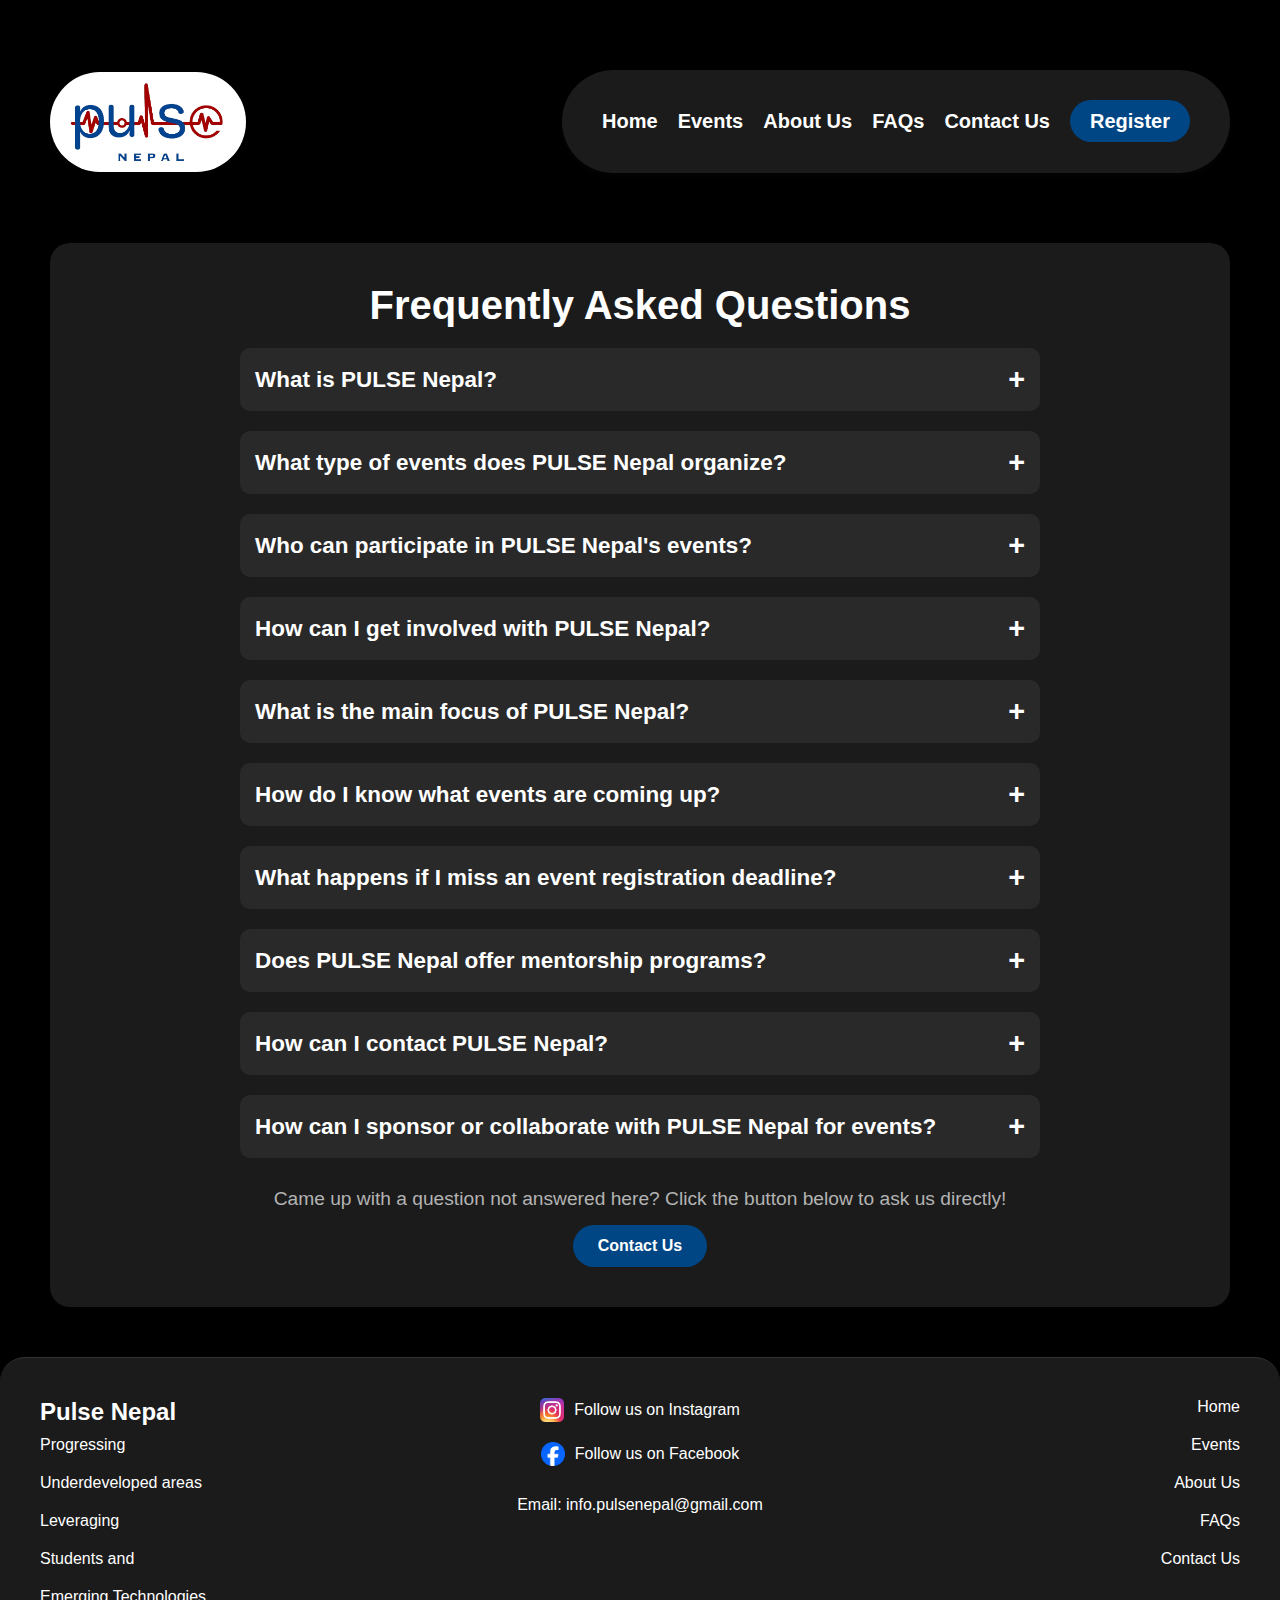
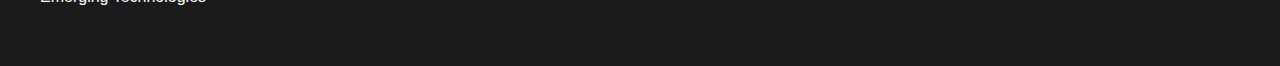
<file: faq.html>
<!DOCTYPE html>
<html lang="en">

<head>
    <meta charset="UTF-8">
    <meta name="viewport" content="width=device-width, initial-scale=1.0">
    <title>PULSE Nepal - FAQs</title>
    <link rel="icon" href="images/favicon.ico" type="image/x-icon">
    <link rel="stylesheet" href="css/faq.css">
</head>

<body>
    <div class="header-container">
        <div class="logo-container">
            <a href="index.html">
                <img src="images/logo.png" alt="PULSE Nepal" class="logo">
            </a>
        </div>
        <nav class="navbar">
            <button class="menu-toggle" aria-label="Toggle navigation">&#9776;</button>
            <div class="nav-menu-container">
                <button class="menu-close" aria-label="Close Menu">&times;</button>
                <ul class="nav-menu">
                    <li><a href="index.html">Home</a></li>
                    <li><a href="events.html">Events</a></li>
                    <li><a href="about.html">About Us</a></li>
                    <li><a href="faq.html">FAQs</a></li>
                    <li><a href="contact.html">Contact Us</a></li>
                    <li><a href="https://docs.google.com/forms/d/e/1FAIpQLSfRvRYkMfDk7u7GrABvgoE2JAsb4_DEkG6lVScy1eRjeUV8dA/viewform?usp=sf_link"
                            class="register-button">Register</a></li>
                </ul>
            </div>
        </nav>
    </div>

    <section class="faq-section">
        <div class="faq-container">
            <h1>Frequently Asked Questions</h1>
            <div class="faq-item">
                <div class="faq-question">
                    <h3>What is PULSE Nepal?</h3>
                    <span class="plus-icon">+</span>
                    <span class="minus-icon">-</span>
                </div>
                <div class="faq-answer">
                    <p>PULSE Nepal is a student-driven organization aimed at leveraging emerging technologies to help
                        underdeveloped areas. We will be conducted various events such as hackathons, workshops, and
                        sessions to accomplish this mission.</p>
                </div>
            </div>

            <div class="faq-item">
                <div class="faq-question">
                    <h3>What type of events does PULSE Nepal organize?</h3>
                    <span class="plus-icon">+</span>
                    <span class="minus-icon">-</span>
                </div>
                <div class="faq-answer">
                    <p>We have various workshops, hackathons, conferences, college application support, and events lined
                        up. Keep an eye on our events
                        page for
                        more information!</p>
                </div>
            </div>

            <div class="faq-item">
                <div class="faq-question">
                    <h3>Who can participate in PULSE Nepal's events?</h3>
                    <span class="plus-icon">+</span>
                    <span class="minus-icon">-</span>
                </div>
                <div class="faq-answer">
                    <p>This may depend on our specific events, but our events will mostly be aimed towards highschool
                        (grades 9-12) and gap year students.</p>
                </div>
            </div>

            <div class="faq-item">
                <div class="faq-question">
                    <h3>How can I get involved with PULSE Nepal?</h3>
                    <span class="plus-icon">+</span>
                    <span class="minus-icon">-</span>
                </div>
                <div class="faq-answer">
                    <p>PULSE Nepal is not currently accepting any members for the organization as a whole, but depending
                        on
                        specific events, we may recruit mentors or volunteers. But, you can definetely take part in the
                        events that we host!</p>
                </div>
            </div>

            <div class="faq-item">
                <div class="faq-question">
                    <h3>What is the main focus of PULSE Nepal?</h3>
                    <span class="plus-icon">+</span>
                    <span class="minus-icon">-</span>
                </div>
                <div class="faq-answer">
                    <p>PULSE Nepal's board consists of Nepali speaking members who are studying in the United States.
                        Since
                        we
                        are all from Nepal, we saw an opportunity to help out students in Nepal (like we would've wanted
                        to
                        be
                        helped before). So, we are working to create a way to further push talented students by
                        competing in
                        our
                        hackathons, networking at our events, and assisting college applicants! </p>
                </div>
            </div>

            <div class="faq-item">
                <div class="faq-question">
                    <h3>How do I know what events are coming up?</h3>
                    <span class="plus-icon">+</span>
                    <span class="minus-icon">-</span>
                </div>
                <div class="faq-answer">
                    <p>We will be constantly updating our website and social media platforms. So, check out the "Events"
                        page or
                        head over to Instagram, Facebook, or LinkedIn to stay updated about our events.</p>
                </div>
            </div>

            <div class="faq-item">
                <div class="faq-question">
                    <h3>What happens if I miss an event registration deadline?</h3>
                    <span class="plus-icon">+</span>
                    <span class="minus-icon">-</span>
                </div>
                <div class="faq-answer">
                    <p>PULSE Nepal tries to be fair to everyone, so we want to encourage everyone to apply before the
                        deadline.
                        In the case of extenuating circumstances we will review requests on a case-by-case basis.</p>
                </div>
            </div>

            <div class="faq-item">
                <div class="faq-question">
                    <h3>Does PULSE Nepal offer mentorship programs?</h3>
                    <span class="plus-icon">+</span>
                    <span class="minus-icon">-</span>
                </div>
                <div class="faq-answer">
                    <p>Absolutely! At PULSE Nepal, we are committed to providing top-tier mentorship opportunities to
                        help
                        our
                        participants thrive. We will host a variety of exclusive workshops dealing with: college
                        application
                        guidance,
                        website development, LinkedIn profile optimization, and more. You will be receiving mentorship
                        from
                        top
                        students at a prestigious Ivy League institution!</p>
                </div>
            </div>

            <div class="faq-item">
                <div class="faq-question">
                    <h3>How can I contact PULSE Nepal?</h3>
                    <span class="plus-icon">+</span>
                    <span class="minus-icon">-</span>
                </div>
                <div class="faq-answer">
                    <p>You can reach us through the form on our "Contact Us", through email (info.pulsenepal@gmail.com),
                        or
                        on
                        social media.</p>
                </div>
            </div>

            <div class="faq-item">
                <div class="faq-question">
                    <h3>How can I sponsor or collaborate with PULSE Nepal for events?</h3>
                    <span class="plus-icon">+</span>
                    <span class="minus-icon">-</span>
                </div>
                <div class="faq-answer">
                    <p>We are always looking for sponsorship or collaboration opportunities. If you have an interest in
                        doing
                        either, we would love to work with you! Please do not hesitate to reach us via email at:
                        info.pulsenepal@gmail.com</p>
                </div>
            </div>

            <div class="faq-extra-text">
                <p>Came up with a question not answered here? Click the button below to ask us directly!</p>
                <a href="contact.html" class="contact-button">Contact Us</a>
            </div>
        </div>
    </section>

    <footer class="footer">
        <div class="footer-container">
            <div class="footer-column footer-left">
                <h2>Pulse Nepal</h2>
                <p>Progressing</p>
                <p>Underdeveloped areas</p>
                <p>Leveraging</p>
                <p>Students and</p>
                <p>Emerging Technologies</p>
            </div>
            <div class="footer-column footer-center">
                <a href="https://www.instagram.com/" target="_blank" class="social-link">
                    <img src="images/instagramlogo.png" alt="Instagram" class="social-icon"> Follow us on Instagram
                </a>
                <a href="https://www.facebook.com/" target="_blank" class="social-link">
                    <img src="images/facebooklogo.png" alt="Facebook" class="social-icon"> Follow us on Facebook
                </a>
                <p>Email: info.pulsenepal@gmail.com</p>
            </div>
            <div class="footer-column footer-right">
                <ul>
                    <li><a href="index.html">Home</a></li>
                    <li><a href="events.html">Events</a></li>
                    <li><a href="about.html">About Us</a></li>
                    <li><a href="faq.html">FAQs</a></li>
                    <li><a href="contact.html">Contact Us</a></li>
                </ul>
            </div>
        </div>
    </footer>

    <script src="js/faq.js"></script>
    <script src="js/main.js"></script>
</body>

</html>
</file>
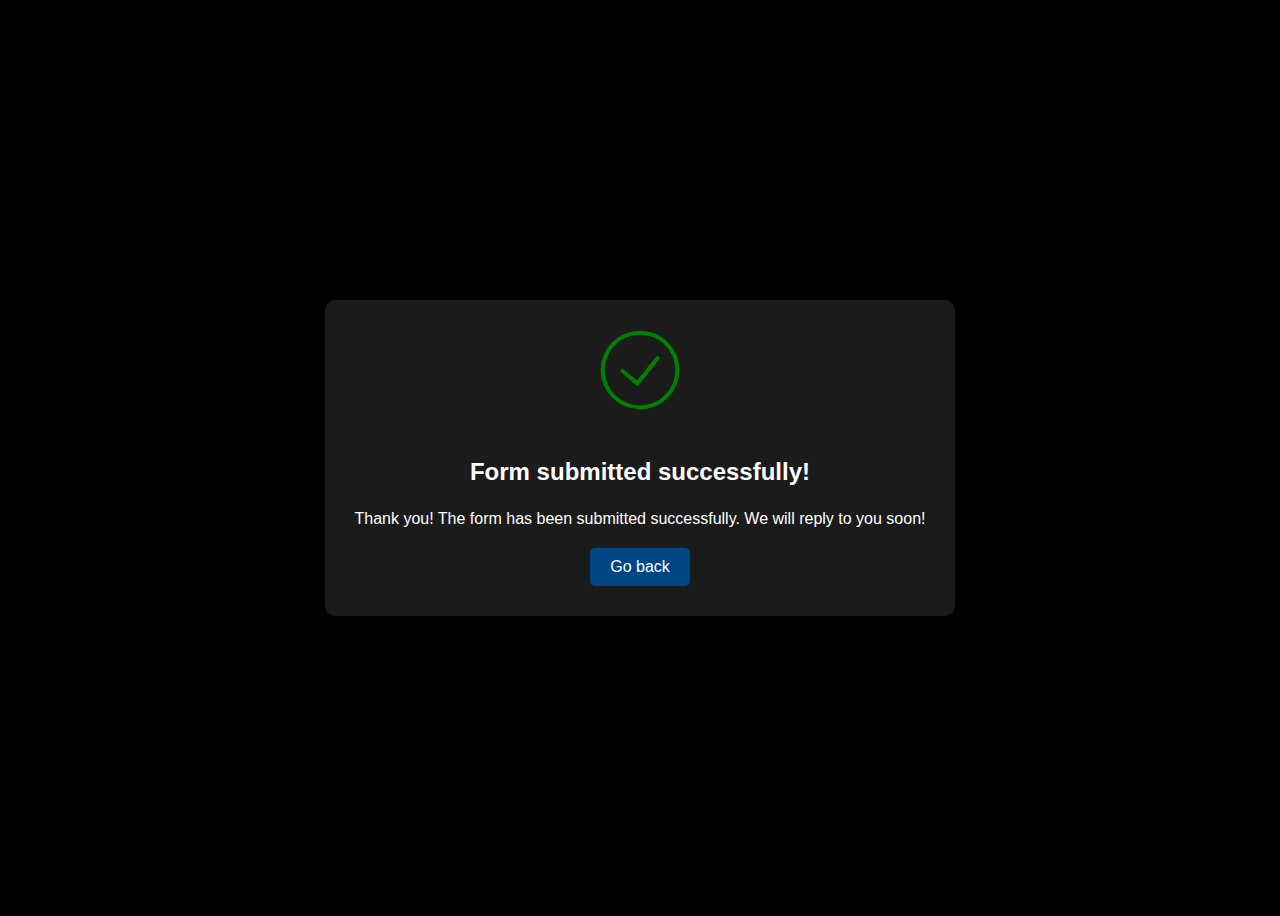
<file: submissionpage.html>
<!DOCTYPE html>
<html lang="en">

<head>
    <meta charset="UTF-8">
    <meta http-equiv="X-UA-Compatible" content="IE=edge">
    <meta name="viewport" content="width=device-width, initial-scale=1.0">
    <title>Form Submitted!</title>
    <link rel="stylesheet" href="css/submission.css">
</head>

<body>
    <div class="success-container">
        <div class="success-content">
            <svg class="success-icon" xmlns="http://www.w3.org/2000/svg" viewBox="0 0 100 100" fill="none">
                <path
                    d="M26.6666 50L46.6666 66.6667L73.3333 33.3333M50 96.6667C43.8716 96.6667 37.8033 95.4596 32.1414 93.1144C26.4796 90.7692 21.3351 87.3317 17.0017 82.9983C12.6683 78.6649 9.23082 73.5204 6.8856 67.8586C4.54038 62.1967 3.33331 56.1283 3.33331 50C3.33331 43.8716 4.54038 37.8033 6.8856 32.1414C9.23082 26.4796 12.6683 21.3351 17.0017 17.0017C21.3351 12.6683 26.4796 9.23084 32.1414 6.88562C37.8033 4.5404 43.8716 3.33333 50 3.33333C62.3767 3.33333 74.2466 8.24998 82.9983 17.0017C91.75 25.7534 96.6666 37.6232 96.6666 50C96.6666 62.3768 91.75 74.2466 82.9983 82.9983C74.2466 91.75 62.3767 96.6667 50 96.6667Z"
                    stroke="green" stroke-width="5" />
            </svg>
            <h3 class="success-message">Form submitted successfully!</h3>
            <p class="success-description">Thank you! The form has been submitted successfully. We will reply to you
                soon!
            </p>
            <button class="go-back-button" onclick="window.location.href='index.html';">Go back</button>
        </div>
    </div>
</body>
</file>
<file: css/home.css>
* {
    margin: 0;
    padding: 0;
    box-sizing: border-box;
}

body {
    font-family: 'Arial', sans-serif;
    background-color: #000000;
}


.header-container {
    display: flex;
    align-items: center;
    justify-content: space-between;
    padding: 20px 50px;
    margin-top: 50px;
}


.logo-container {
    background-color: #ffffff;
    padding: 10px 20px;
    border-radius: 50px;
    display: inline-block;
    margin-right: 30px;
}


.logo-container img.logo {
    max-height: 80px;
    width: auto;
    display: block;
}


.navbar {
    background-color: #1b1b1b;
    padding: 40px 40px;
    box-shadow: 0 4px 6px rgba(57, 57, 57, 0.071);
    border-radius: 100px;
    font-size: 20px;
    display: flex;
    align-items: center;
    justify-content: center;
    position: relative;
    width: auto;
}


.nav-menu-container {
    display: flex;
    justify-content: center;
    width: auto;
    flex-grow: 1;
}


.nav-menu {
    list-style: none;
    display: flex;
    gap: 20px;
    padding: 0;
    margin: 0;
}


.nav-menu li a {
    text-decoration: none;
    font-size: 1em;
    color: #ffffff;
    font-weight: bold;
    transition: color 0.3s ease;
}

.nav-menu li a:hover {
    color: #004684;
}


.register-button {
    background-color: #004684;
    color: white;
    padding: 10px 20px;
    border-radius: 25px;
    text-decoration: none;
    transition: background-color 0.3s ease;
    font-weight: bold;
}

.nav-menu li .register-button:hover {
    background-color: #003768;
    color: #b3b3b3;
}


.menu-toggle {
    display: none;
    background: none;
    border: none;
    color: #ffffff;
    font-size: 2em;
    cursor: pointer;
    padding: 0;
    margin-right: 10px;
}

.menu-toggle:hover {
    color: #b3b3b3;
}


.menu-close {
    position: absolute;
    top: 20px;
    right: 20px;
    background: none;
    border: none;
    color: #ffffff;
    font-size: 2em;
    cursor: pointer;
    display: none;
}

.menu-close:hover {
    color: #b3b3b3;
}


@media (max-width: 1000px) {
    .header-container {
        flex-direction: row;
        align-items: center;
        justify-content: space-between;
        padding: 15px;
    }

    .navbar {
        padding: 0;
        margin-top: 0;
        margin-bottom: 0;
        margin-right: 0;
        background-color: transparent;
        box-shadow: none;
        width: auto;
    }

    .nav-menu-container {
        display: none;
        flex-direction: column;
        justify-content: center;
        align-items: center;
        position: fixed;
        top: 0;
        left: 0;
        width: 100%;
        height: 100%;
        background-color: rgba(27, 27, 27, 0.95);
        border-radius: 0;
        z-index: 1000;
        transition: opacity 0.3s ease, visibility 0.3s ease;
        opacity: 0;
        visibility: hidden;
    }

    .navbar.active .nav-menu-container {
        display: flex;
        opacity: 1;
        visibility: visible;
    }

    .nav-menu {
        flex-direction: column;
        gap: 20px;
        align-items: center;
    }

    .register-button {
        padding: 8px 16px;
    }

    .menu-toggle {
        display: block;
        margin-right: 30px;
    }

    .menu-close {
        display: block;
    }
}


.carousel {
    margin: 50px 50px;
    width: auto;
    height: calc(60vw * 9 / 16);
    max-height: 600px;
    overflow: hidden;
    border-radius: 20px;
    position: relative;
}

.carousel-slide {
    display: flex;
    transition: transform 0.5s ease-in-out;
    height: 100%;
}

.carousel-item {
    display: flex;
    flex-direction: column;
    justify-content: center;
    align-items: center;
    min-width: 100%;
    height: 100%;
    box-sizing: border-box;
    padding: 20px;
    color: #ffffff;
    text-align: center;
    position: relative;
    background-size: cover;
    background-position: center;
    background-repeat: no-repeat;
}

.carousel-item::before {
    content: '';
    position: absolute;
    top: 0;
    left: 0;
    width: 100%;
    height: 100%;
    background-color: rgba(0, 0, 0, 0.7);
    border-radius: 20px;
    z-index: 1;
}

.carousel-item>* {
    position: relative;
    z-index: 2;
}

.carousel-item h2 {
    margin-bottom: 15px;
    font-size: 1.5em;
}

.carousel-item p {
    margin-bottom: 20px;
    font-size: 1em;
}

.carousel-button {
    background-color: #004684;
    color: white;
    padding: 10px 20px;
    border-radius: 25px;
    margin-bottom: 10px;
    text-decoration: none;
    transition: background-color 0.3s ease;
    font-weight: bold;
}

.carousel-button:hover {
    background-color: #003768;
}


.carousel-control {
    position: absolute;
    top: 50%;
    transform: translateY(-50%);
    background-color: rgba(0, 0, 0, 0.5);
    border: none;
    color: #ffffff;
    font-size: 2em;
    padding: 10px;
    cursor: pointer;
    z-index: 2;
}

.prev {
    left: 10px;
    background-color: transparent;
}

.next {
    right: 10px;
    background-color: transparent;
}

.carousel-control:hover {
    background-color: rgba(0, 0, 0, 0);
    color: #004684;
}


@media (max-width: 1000px) {
    .logo a img {
        max-height: 50px;
    }

    .nav-menu {
        flex-direction: column;
        gap: 10px;
        align-items: center;
    }

    .navbar {
        padding: 15px;
    }

    .register-button {
        padding: 8px 16px;
    }

    .carousel {
        margin: 20px;
        height: calc(100vw * 9 / 16);
        max-height: 400px;
    }
}


.intro-section {
    background-color: #1b1b1b;
    padding: 40px 50px;
    text-align: center;
    margin: 20px 50px;
    margin-bottom: 50px;
    border-radius: 20px;
    box-shadow: 0 4px 8px rgba(0, 0, 0, 0.1);
}

.intro-container {
    max-width: 800px;
    margin: 0 auto;
}

.intro-section h2 {
    color: #ffffff;
    margin-bottom: 20px;
    font-size: 2em;
}

.intro-section p {
    color: #b3b3b3;
    margin-bottom: 40px;
    font-size: 1.1em;
}

.intro-button {
    background-color: #004684;
    color: white;
    padding: 12px 25px;
    border-radius: 25px;
    text-decoration: none;
    transition: background-color 0.3s ease;
    font-weight: bold;
}

.intro-button:hover {
    background-color: #003768;
}

@media (max-width: 1000px) {
    .intro-section {
        margin-left: 20px;
        margin-right: 20px;
        margin-bottom: 20px;
    }
}


.footer {
    background-color: #1b1b1b;
    color: #ffffff;
    padding: 30px 20px;
    border-top: 1px solid #333333;
    border-top-left-radius: 25px;
    border-top-right-radius: 25px;
}

.footer-container {
    display: flex;
    flex-wrap: wrap;
    justify-content: space-between;
    align-items: flex-start;
    max-width: 1200px;
    margin: 0 auto;
    margin-top: 10px;
}

.footer-column {
    flex: 1 1 30%;
    min-width: 200px;
    margin-bottom: 20px;
    text-align: left;
    display: flex;
    flex-direction: column;
    justify-content: center;
    align-items: center;
}

.footer-left {
    text-align: left;
    align-items: flex-start;
}

.footer-center {
    text-align: center;
    align-items: center;
}

.footer-right {
    text-align: right;
    align-items: flex-end;
}

.footer-column p {
    margin: 10px 0;
    font-size: 1em;
}

.footer-column ul {
    list-style: none;
    padding: 0;
    margin: 0;
}

.footer-column ul li {
    margin-bottom: 20px;
}

.footer-column ul li a {
    color: #ffffff;
    text-decoration: none;
    transition: color 0.3s ease;
}

.footer-column ul li a:hover {
    color: #b3b3b3;
}

.social-link {
    display: flex;
    align-items: center;
    margin-bottom: 20px;
    color: #ffffff;
    text-decoration: none;
}

.social-icon {
    width: 24px;
    height: 24px;
    margin-right: 10px;
}

.social-link:hover .social-icon {
    opacity: 0.8;
}


@media (max-width: 1000px) {
    .footer-container {
        flex-direction: column;
        align-items: center;
        text-align: center;
    }

    .footer-column {
        flex: 1 1 100%;
        margin-bottom: 20px;
        text-align: center;
    }

    .footer-column.footer-left,
    .footer-column.footer-center,
    .footer-column.footer-right {
        align-items: center;
    }

    .footer-column ul {
        padding: 0;
        margin: 0;
        list-style: none;
    }

    .footer-column p,
    .footer-column a {
        margin: 5px 0;
    }
}
</file>
<file: css/contact.css>
* {
    margin: 0;
    padding: 0;
    box-sizing: border-box;
}

body {
    font-family: 'Arial', sans-serif;
    background-color: #000000;
}


.header-container {
    display: flex;
    align-items: center;
    justify-content: space-between;
    padding: 20px 50px;
    margin-top: 50px;
}


.logo-container {
    background-color: #ffffff;
    padding: 10px 20px;
    border-radius: 50px;
    display: inline-block;
    margin-right: 30px;
}


.logo-container img.logo {
    max-height: 80px;
    width: auto;
    display: block;
}


.navbar {
    background-color: #1b1b1b;
    padding: 40px 40px;
    box-shadow: 0 4px 6px rgba(57, 57, 57, 0.071);
    border-radius: 100px;
    font-size: 20px;
    display: flex;
    align-items: center;
    justify-content: center;
    position: relative;
    width: auto;
}


.nav-menu-container {
    display: flex;
    justify-content: center;
    width: auto;
    flex-grow: 1;
}


.nav-menu {
    list-style: none;
    display: flex;
    gap: 20px;
    padding: 0;
    margin: 0;
}


.nav-menu li a {
    text-decoration: none;
    font-size: 1em;
    color: #ffffff;
    font-weight: bold;
    transition: color 0.3s ease;
}

.nav-menu li a:hover {
    color: #004684;
}


.register-button {
    background-color: #004684;
    color: white;
    padding: 10px 20px;
    border-radius: 25px;
    text-decoration: none;
    transition: background-color 0.3s ease;
    font-weight: bold;
}

.nav-menu li .register-button:hover {
    background-color: #003768;
    color: #b3b3b3;
}


.menu-toggle {
    display: none;
    background: none;
    border: none;
    color: #ffffff;
    font-size: 2em;
    cursor: pointer;
    padding: 0;
    margin-right: 10px;
}

.menu-toggle:hover {
    color: #b3b3b3;
}


.menu-close {
    position: absolute;
    top: 20px;
    right: 20px;
    background: none;
    border: none;
    color: #ffffff;
    font-size: 2em;
    cursor: pointer;
    display: none;
}

.menu-close:hover {
    color: #b3b3b3;
}


@media (max-width: 1000px) {
    .header-container {
        flex-direction: row;
        align-items: center;
        justify-content: space-between;
        padding: 15px;
    }

    .navbar {
        padding: 0;
        margin-top: 0;
        margin-bottom: 0;
        margin-right: 0;
        background-color: transparent;
        box-shadow: none;
        width: auto;
    }

    .nav-menu-container {
        display: none;
        flex-direction: column;
        justify-content: center;
        align-items: center;
        position: fixed;
        top: 0;
        left: 0;
        width: 100%;
        height: 100%;
        background-color: rgba(27, 27, 27, 0.95);
        border-radius: 0;
        z-index: 1000;
        transition: opacity 0.3s ease, visibility 0.3s ease;
        opacity: 0;
        visibility: hidden;
    }

    .navbar.active .nav-menu-container {
        display: flex;
        opacity: 1;
        visibility: visible;
    }

    .nav-menu {
        flex-direction: column;
        gap: 20px;
        align-items: center;
    }

    .register-button {
        padding: 8px 16px;
    }

    .menu-toggle {
        display: block;
        margin-right: 30px;
    }

    .menu-close {
        display: block;
    }
}


.contact-title {
    color: #ffffff;
    font-size: 2.5em;
    text-align: center;
    margin-bottom: 20px;
    margin-top: 50px;
}


.contact-form {
    display: flex;
    flex-direction: column;
    gap: 20px;
    margin-top: 10px;
    margin-left: 50px;
    margin-right: 50px;
    margin-bottom: 50px;
}

.input-group {
    display: flex;
    gap: 20px;
}

.input-container {
    flex-grow: 1;
    display: flex;
    flex-direction: column;
}

.input-container label {
    color: #b3b3b3;
    margin-bottom: 5px;
    font-weight: bold;
}

.input-container input,
.input-container textarea {
    padding: 10px;
    border-radius: 10px;
    border: none;
    background-color: #292929;
    color: #ffffff;
    font-size: 1em;
}

.input-container textarea {
    resize: none;
    overflow: hidden;
    min-height: 100px;
}


.submit-button {
    background-color: #004684;
    color: white;
    padding: 12px 25px;
    border-radius: 25px;
    border: none;
    outline: none;
    text-align: center;
    text-decoration: none;
    font-size: 1em;
    font-weight: bold;
    cursor: pointer;
    transition: background-color 0.3s ease;
    box-shadow: none;
    margin-top: 10px;
}

.submit-button:hover {
    background-color: #003768;
}


@media (max-width: 1000px) {
    .input-group {
        flex-direction: column;
    }
}


.footer {
    background-color: #1b1b1b;
    color: #ffffff;
    padding: 30px 20px;
    border-top: 1px solid #333333;
    border-top-left-radius: 25px;
    border-top-right-radius: 25px;
}

.footer-container {
    display: flex;
    flex-wrap: wrap;
    justify-content: space-between;
    align-items: flex-start;
    max-width: 1200px;
    margin: 0 auto;
    margin-top: 10px;
}

.footer-column {
    flex: 1 1 30%;
    min-width: 200px;
    margin-bottom: 20px;
    text-align: left;
    display: flex;
    flex-direction: column;
    justify-content: center;
    align-items: center;
}

.footer-left {
    text-align: left;
    align-items: flex-start;
}

.footer-center {
    text-align: center;
    align-items: center;
}

.footer-right {
    text-align: right;
    align-items: flex-end;
}

.footer-column p {
    margin: 10px 0;
    font-size: 1em;
}

.footer-column ul {
    list-style: none;
    padding: 0;
    margin: 0;
}

.footer-column ul li {
    margin-bottom: 20px;
}

.footer-column ul li a {
    color: #ffffff;
    text-decoration: none;
    transition: color 0.3s ease;
}

.footer-column ul li a:hover {
    color: #b3b3b3;
}

.social-link {
    display: flex;
    align-items: center;
    margin-bottom: 20px;
    color: #ffffff;
    text-decoration: none;
}

.social-icon {
    width: 24px;
    height: 24px;
    margin-right: 10px;
}

.social-link:hover .social-icon {
    opacity: 0.8;
}


@media (max-width: 1000px) {
    .footer-container {
        flex-direction: column;
        align-items: center;
        text-align: center;
    }

    .footer-column {
        flex: 1 1 100%;
        margin-bottom: 20px;
        text-align: center;
    }

    .footer-column.footer-left,
    .footer-column.footer-center,
    .footer-column.footer-right {
        align-items: center;
    }

    .footer-column ul {
        padding: 0;
        margin: 0;
        list-style: none;
    }

    .footer-column p,
    .footer-column a {
        margin: 5px 0;
    }
}
</file>
<file: css/eventdetailed.css>
* {
    margin: 0;
    padding: 0;
    box-sizing: border-box;
}

body {
    font-family: 'Arial', sans-serif;
    background-color: #000000;
}


.header-container {
    display: flex;
    align-items: center;
    justify-content: space-between;
    padding: 20px 50px;
    margin-top: 50px;
}


.logo-container {
    background-color: #ffffff;
    padding: 10px 20px;
    border-radius: 50px;
    display: inline-block;
    margin-right: 30px;
}


.logo-container img.logo {
    max-height: 80px;
    width: auto;
    display: block;
}


.navbar {
    background-color: #1b1b1b;
    padding: 40px 40px;
    box-shadow: 0 4px 6px rgba(57, 57, 57, 0.071);
    border-radius: 100px;
    font-size: 20px;
    display: flex;
    align-items: center;
    justify-content: center;
    position: relative;
    width: auto;
}


.nav-menu-container {
    display: flex;
    justify-content: center;
    width: auto;
    flex-grow: 1;
}


.nav-menu {
    list-style: none;
    display: flex;
    gap: 20px;
    padding: 0;
    margin: 0;
}


.nav-menu li a {
    text-decoration: none;
    font-size: 1em;
    color: #ffffff;
    font-weight: bold;
    transition: color 0.3s ease;
}

.nav-menu li a:hover {
    color: #004684;
}


.register-button {
    background-color: #004684;
    color: white;
    padding: 10px 20px;
    border-radius: 25px;
    text-decoration: none;
    transition: background-color 0.3s ease;
    font-weight: bold;
}

.nav-menu li .register-button:hover {
    background-color: #003768;
    color: #b3b3b3;
}


.menu-toggle {
    display: none;
    background: none;
    border: none;
    color: #ffffff;
    font-size: 2em;
    cursor: pointer;
    padding: 0;
    margin-right: 10px;
}

.menu-toggle:hover {
    color: #b3b3b3;
}


.menu-close {
    position: absolute;
    top: 20px;
    right: 20px;
    background: none;
    border: none;
    color: #ffffff;
    font-size: 2em;
    cursor: pointer;
    display: none;
}

.menu-close:hover {
    color: #b3b3b3;
}


@media (max-width: 1000px) {
    .header-container {
        flex-direction: row;
        align-items: center;
        justify-content: space-between;
        padding: 15px;
    }

    .navbar {
        padding: 0;
        margin-top: 0;
        margin-bottom: 0;
        margin-right: 0;
        background-color: transparent;
        box-shadow: none;
        width: auto;
    }

    .nav-menu-container {
        display: none;
        flex-direction: column;
        justify-content: center;
        align-items: center;
        position: fixed;
        top: 0;
        left: 0;
        width: 100%;
        height: 100%;
        background-color: rgba(27, 27, 27, 0.95);
        border-radius: 0;
        z-index: 1000;
        transition: opacity 0.3s ease, visibility 0.3s ease;
        opacity: 0;
        visibility: hidden;
    }

    .navbar.active .nav-menu-container {
        display: flex;
        opacity: 1;
        visibility: visible;
    }

    .nav-menu {
        flex-direction: column;
        gap: 20px;
        align-items: center;
    }

    .register-button {
        padding: 8px 16px;
    }

    .menu-toggle {
        display: block;
        margin-right: 30px;
    }

    .menu-close {
        display: block;
    }
}


.timeline-container {
    width: 90%;
    display: flex;
    flex-direction: column;
    align-items: center;
    margin: 0 auto;
    margin-top: 50px;
    padding: 20px;
    background-color: #1b1b1b;
    border-radius: 25px;
}


.timeline-title {
    color: white;
    margin-top: 0;
    margin-bottom: 40px;
    text-align: center;
    font-family: 'Montserrat', sans-serif;
    font-size: 1.5rem;
}


.timeline {
    display: flex;
    justify-content: space-between;
    align-items: center;
    width: 80%;
    position: relative;
    padding: 20px 0;
    margin-bottom: 20px;
}

.timeline::before {
    content: '';
    position: absolute;
    top: 50%;
    left: 0;
    right: 0;
    height: 4px;
    background-color: #ccc;
    z-index: 0;
    transform: translateY(-50%);
}


.timeline-point {
    position: relative;
    background-color: #fff;
    border-radius: 50%;
    width: 20px;
    height: 20px;
    z-index: 1;
    cursor: pointer;
}


.timeline-point[data-position="top"]::before {
    content: attr(data-text);
    position: absolute;
    top: -40px;
    left: 50%;
    transform: translateX(-50%);
    white-space: nowrap;
    font-size: 14px;
    color: #fff;
    font-weight: bold;
}

.timeline-point[data-position="top"]::after {
    content: attr(data-date);
    position: absolute;
    top: -20px;
    left: 50%;
    transform: translateX(-50%);
    white-space: nowrap;
    font-size: 12px;
    color: #fff;
    font-weight: normal;
}

.timeline-point[data-position="bottom"]::before {
    content: attr(data-text);
    position: absolute;
    bottom: -40px;
    left: 50%;
    transform: translateX(-50%);
    white-space: nowrap;
    font-size: 14px;
    color: #fff;
    font-weight: bold;
}

.timeline-point[data-position="bottom"]::after {
    content: attr(data-date);
    position: absolute;
    bottom: -20px;
    left: 50%;
    transform: translateX(-50%);
    white-space: nowrap;
    font-size: 12px;
    color: #fff;
    font-weight: normal;
}


.current-point {
    background-color: #a40000;
    border: 4px solid #fff;
    width: 30px;
    height: 30px;
    z-index: 2;
}


.timeline-point.current-point {
    animation: bounce 3s ease-in-out infinite;
}

@keyframes bounce {

    0%,
    20%,
    50%,
    80%,
    100% {
        transform: translateX(-50%) scale(1);
    }

    40% {
        transform: translateX(-50%) scale(1.2);
    }

    60% {
        transform: translateX(-50%) scale(1.1);
    }
}

@media (max-width: 1000px) {

    .timeline-point[data-position="top"]::before {
        font-size: calc(0.5vw + 0.4rem);
    }

    .timeline-point[data-position="bottom"]::before {
        font-size: calc(0.5vw + 0.4rem);
    }

    .timeline-point[data-position="top"]::after {
        font-size: calc(0.5vw + 0.4rem);
    }

    .timeline-point[data-position="bottom"]::after {
        font-size: calc(0.5vw + 0.4rem);
    }
}

@media (max-width: 600px) {

    .timeline-point[data-position="top"]::before {
        font-size: calc(0.5vw + 0.3rem);
    }

    .timeline-point[data-position="bottom"]::before {
        font-size: calc(0.5vw + 0.3rem);
    }

    .timeline-point[data-date="top"]::after {
        font-size: calc(0.5vw + 0.3rem);
    }

    .timeline-point[data-date="bottom"]::after {
        font-size: calc(0.5vw + 0.3rem);
    }
}

@media (max-width: 500px) {

    .timeline-point[data-position="top"]::before {
        font-size: calc(0.25vw + 0.2rem);
    }

    .timeline-point[data-position="bottom"]::before {
        font-size: calc(0.25vw + 0.2rem);
    }

    .timeline-point[data-position="top"]::after {
        font-size: calc(0.25vw + 0.2rem);
    }

    .timeline-point[data-position="bottom"]::after {
        font-size: calc(0.25vw + 0.2rem);
    }

}


section {
    max-width: 90%;
    margin: 0 auto;
    padding: 40px;
    background-color: #1b1b1b;
    border-radius: 15px;
    box-shadow: 0 4px 10px rgba(0, 0, 0, 0.1);
    margin-bottom: 20px;
}

.overview {
    margin-top: 20px;
}

section h1,
section h2 {
    font-family: 'Montserrat', sans-serif;
    color: white;
    margin-bottom: 20px;
}

section p,
section ul {
    font-size: 1.1em;
    color: #b3b3b3;
    line-height: 1.6;
}

ul {
    list-style-type: disc;
    margin-left: 20px;
}


ul.topics-list {
    margin-top: 20px;
    list-style-type: disc;
    padding: 0;
}

.objectives-impact li {
    margin-top: 10px;
}

.objectives-impact p {
    margin-bottom: 20px;
}



.event-timeline {
    background-color: #1b1b1b;
    margin: 0 auto;
    padding: 25px;
    border-radius: 25px;
    max-width: 90%;
    box-shadow: 0 4px 10px rgba(0, 0, 0, 0.1);
    margin-bottom: 50px;
}

.event-timeline h2 {
    color: white;
    margin-top: 0;

    margin-bottom: 20px;

    text-align: center;

}


.calendar-container {
    display: flex;
    justify-content: center;
    align-items: stretch;

    width: 95%;
    max-width: 95%;
    min-width: 250px;
    margin: 0 auto;
    margin-top: 20px;
    margin-bottom: 50px;
    background-color: white;
    border-radius: 25px;
    box-shadow: 0 4px 10px rgba(0, 0, 0, 0.1);
    overflow: hidden;
}


.left-panel {
    background-color: #004684;

    padding: 30px;
    width: 40%;
    display: flex;
    justify-content: center;
    align-items: center;
    flex-direction: column;
    color: white;
}

.left-panel .date-selected {
    text-align: center;
}

.big-number {
    font-size: 120px;
    margin: 0;
}

.day {
    font-size: 24px;
    margin: 10px 0;
}

.events p {
    font-size: 18px;
    margin-top: 20px;
}


.right-panel {
    background-color: white;
    padding: 30px;
    width: 60%;
}

.calendar-header {
    display: flex;
    justify-content: space-between;
    align-items: center;
}

.year {
    font-size: 24px;
    font-weight: bold;
    color: #004684;
}

.month-nav {
    font-size: 18px;
    font-weight: bold;
}

.month-nav .prev,
.month-nav .next {
    cursor: pointer;
    padding: 10px;
    background-color: transparent;
    border: none;
}

.current-month {
    margin: 0 15px;
    color: #004684;
}


.calendar {
    margin-top: 20px;
}

.days-row {
    display: flex;
    justify-content: space-between;
    color: #999999;
    font-weight: bold;
}

.dates {
    display: flex;
    flex-wrap: wrap;
    justify-content: space-between;
    margin-top: 10px;

}

.dates span {
    width: 13%;

    text-align: center;
    margin: 10px 0;
    padding: 10px;
    cursor: pointer;
    border-radius: 50%;
}

.dates .current {
    background-color: #004684;
    color: white;
    font-weight: bold;
}

.dates .event-day {
    position: relative;
}

.dates .event-day::after {
    content: '';
    position: absolute;
    bottom: -5px;
    left: 50%;
    transform: translateX(-50%);
    width: 5px;
    height: 5px;
    background-color: red;
    border-radius: 50%;
}

.prev-month {
    color: #cccccc;
}

.dates span:hover {
    background-color: #e0e0e0;
}


.calendar-container .left-panel {
    min-height: 100%;
}


@media (max-width: 1000px) {

    .calendar-container {
        flex-direction: column;
    }

    .left-panel {
        width: 100%;
    }

    .right-panel {
        width: 100%;
    }
}

@media (max-width: 530px) {

    .calendar-container {
        flex-direction: column;
    }

    .left-panel {
        width: 100%;
    }

    .right-panel {
        width: 100%;
    }

    .days-row {
        display: flex;
        justify-content: space-between;
        color: #999999;
        font-weight: bold;
        font-size: 0.8em;
    }

}

.apply-section {
    background-color: #1b1b1b;
    padding: 40px 50px;
    border-radius: 20px;
    box-shadow: 0 4px 8px rgba(0, 0, 0, 0.1);
    margin-bottom: 50px;
}

.apply-container {
    margin: 0 auto;
}

.apply-container h1 {
    color: #ffffff;
    font-size: 2.5em;
    margin-bottom: 20px;
    text-align: center;
}

.apply-text {
    text-align: center;
    margin-top: 30px;
    color: #ffffff;
}

.apply-text p {
    margin-bottom: 15px;
    font-size: 1.2em;
    color: #b3b3b3;
}

.apply-button {
    display: inline-block;
    background-color: #004684;
    color: white;
    padding: 12px 25px;
    border-radius: 25px;
    text-decoration: none;
    transition: background-color 0.3s ease;
    font-weight: bold;
}

.apply-button:hover {
    background-color: #003768;
}

.faq-section {
    background-color: #1b1b1b;
    padding: 40px 50px;
    border-radius: 20px;
    box-shadow: 0 4px 8px rgba(0, 0, 0, 0.1);
    margin-bottom: 50px;
}

.faq-container {
    max-width: 800px;
    margin: 0 auto;
}

.faq-container h1 {
    color: #ffffff;
    font-size: 2.5em;
    margin-bottom: 20px;
    text-align: center;
}

.faq-item {
    background-color: #292929;
    padding: 15px;
    margin-bottom: 20px;
    border-radius: 10px;
    cursor: pointer;
}

.faq-item .faq-question {
    display: flex;
    justify-content: space-between;
    align-items: center;
    color: #ffffff;
    font-size: 1.2em;
    font-weight: bold;
}

.faq-item .plus-icon,
.faq-item .minus-icon {
    font-size: 1.5em;
    color: #ffffff;
    transition: transform 0.3s ease;
}

.faq-item .plus-icon:hover,
.faq-item .minus-icon:hover {
    font-size: 1.5em;
    color: #004684;
    transition: transform 0.3s ease;
}

.faq-item .minus-icon {
    display: none;
}

.faq-item.active .minus-icon {
    display: inline;
}

.faq-item.active .plus-icon {
    display: none;
}

.faq-answer {
    max-height: 0;
    overflow: hidden;
    text-align: left;
    transition: max-height 0.3s ease;
    color: #b3b3b3;
}

.faq-item.active .faq-answer {
    max-height: 150px;
}


.faq-extra-text {
    text-align: center;
    margin-top: 30px;
    color: #ffffff;
}

.faq-extra-text p {
    margin-bottom: 15px;
    font-size: 1.2em;
    color: #b3b3b3;
}

.contact-button {
    display: inline-block;
    background-color: #004684;
    color: white;
    padding: 12px 25px;
    border-radius: 25px;
    text-decoration: none;
    transition: background-color 0.3s ease;
    font-weight: bold;
}

.contact-button:hover {
    background-color: #003768;
}


@media (max-width: 1000px) {
    .faq-section {
        padding: 20px;
    }

    .faq-container h1 {
        font-size: 2em;
    }

    .faq-item .faq-question {
        font-size: 1.1em;
    }
}

.footer {
    background-color: #1b1b1b;
    color: #ffffff;
    padding: 30px 20px;
    border-top: 1px solid #333333;
    border-top-left-radius: 25px;
    border-top-right-radius: 25px;
}

.footer-container {
    display: flex;
    flex-wrap: wrap;
    justify-content: space-between;
    align-items: flex-start;
    max-width: 1200px;
    margin: 0 auto;
    margin-top: 10px;
}

.footer-column {
    flex: 1 1 30%;
    min-width: 200px;
    margin-bottom: 20px;
    text-align: left;
    display: flex;
    flex-direction: column;
    justify-content: center;
    align-items: center;
}

.footer-left {
    text-align: left;
    align-items: flex-start;
}

.footer-center {
    text-align: center;
    align-items: center;
}

.footer-right {
    text-align: right;
    align-items: flex-end;
}

.footer-column p {
    margin: 10px 0;
    font-size: 1em;
}

.footer-column ul {
    list-style: none;
    padding: 0;
    margin: 0;
}

.footer-column ul li {
    margin-bottom: 20px;
}

.footer-column ul li a {
    color: #ffffff;
    text-decoration: none;
    transition: color 0.3s ease;
}

.footer-column ul li a:hover {
    color: #b3b3b3;
}

.social-link {
    display: flex;
    align-items: center;
    margin-bottom: 20px;
    color: #ffffff;
    text-decoration: none;
}

.social-icon {
    width: 24px;
    height: 24px;
    margin-right: 10px;
}

.social-link:hover .social-icon {
    opacity: 0.8;
}


@media (max-width: 1000px) {
    .footer-container {
        flex-direction: column;
        align-items: center;
        text-align: center;
    }

    .footer-column {
        flex: 1 1 100%;
        margin-bottom: 20px;
        text-align: center;
    }

    .footer-column.footer-left,
    .footer-column.footer-center,
    .footer-column.footer-right {
        align-items: center;
    }

    .footer-column ul {
        padding: 0;
        margin: 0;
        list-style: none;
    }

    .footer-column p,
    .footer-column a {
        margin: 5px 0;
    }
}
</file>
<file: css/events.css>
* {
    margin: 0;
    padding: 0;
    box-sizing: border-box;
}

body {
    font-family: 'Arial', sans-serif;
    background-color: #000000;
}


.header-container {
    display: flex;
    align-items: center;
    justify-content: space-between;
    padding: 20px 50px;
    margin-top: 50px;
}


.logo-container {
    background-color: #ffffff;
    padding: 10px 20px;
    border-radius: 50px;
    display: inline-block;
    margin-right: 30px;
}


.logo-container img.logo {
    max-height: 80px;
    width: auto;
    display: block;
}


.navbar {
    background-color: #1b1b1b;
    padding: 40px 40px;
    box-shadow: 0 4px 6px rgba(57, 57, 57, 0.071);
    border-radius: 100px;
    font-size: 20px;
    display: flex;
    align-items: center;
    justify-content: center;
    position: relative;
    width: auto;
}


.nav-menu-container {
    display: flex;
    justify-content: center;
    width: auto;
    flex-grow: 1;
}


.nav-menu {
    list-style: none;
    display: flex;
    gap: 20px;
    padding: 0;
    margin: 0;
}


.nav-menu li a {
    text-decoration: none;
    font-size: 1em;
    color: #ffffff;
    font-weight: bold;
    transition: color 0.3s ease;
}

.nav-menu li a:hover {
    color: #004684;
}


.register-button {
    background-color: #004684;
    color: white;
    padding: 10px 20px;
    border-radius: 25px;
    text-decoration: none;
    transition: background-color 0.3s ease;
    font-weight: bold;
}

.nav-menu li .register-button:hover {
    background-color: #003768;
    color: #b3b3b3;
}


.menu-toggle {
    display: none;
    background: none;
    border: none;
    color: #ffffff;
    font-size: 2em;
    cursor: pointer;
    padding: 0;
    margin-right: 10px;
}

.menu-toggle:hover {
    color: #b3b3b3;
}


.menu-close {
    position: absolute;
    top: 20px;
    right: 20px;
    background: none;
    border: none;
    color: #ffffff;
    font-size: 2em;
    cursor: pointer;
    display: none;
}

.menu-close:hover {
    color: #b3b3b3;
}


@media (max-width: 1000px) {
    .header-container {
        flex-direction: row;
        align-items: center;
        justify-content: space-between;
        padding: 15px;
    }

    .navbar {
        padding: 0;
        margin-top: 0;
        margin-bottom: 0;
        margin-right: 0;
        background-color: transparent;
        box-shadow: none;
        width: auto;
    }

    .nav-menu-container {
        display: none;
        flex-direction: column;
        justify-content: center;
        align-items: center;
        position: fixed;
        top: 0;
        left: 0;
        width: 100%;
        height: 100%;
        background-color: rgba(27, 27, 27, 0.95);
        border-radius: 0;
        z-index: 1000;
        transition: opacity 0.3s ease, visibility 0.3s ease;
        opacity: 0;
        visibility: hidden;
    }

    .navbar.active .nav-menu-container {
        display: flex;
        opacity: 1;
        visibility: visible;
    }

    .nav-menu {
        flex-direction: column;
        gap: 20px;
        align-items: center;
    }

    .register-button {
        padding: 8px 16px;
    }

    .menu-toggle {
        display: block;
        margin-right: 30px;
    }

    .menu-close {
        display: block;
    }
}

.events-section {
    margin-bottom: 50px;
    margin-top: 50px;
    margin-left: 50px;
    margin-right: 50px;
}


.events-title {
    font-size: 2.5em;
    color: #ffffff;
    text-align: left;
    margin-bottom: 50px;
}


.event-card {
    display: flex;
    background-color: #1b1b1b;
    border-radius: 20px;
    padding: 20px;
    margin-bottom: 30px;
    box-shadow: 0 4px 8px rgba(0, 0, 0, 0.2);
    transition: transform 0.3s ease;
}

.event-card:hover {
    transform: translateY(-10px);
}

.event-image {
    width: 300px;
    height: 169px;
    border-radius: 10px;
    margin-right: 20px;
}

.event-info {
    flex-grow: 1;
}

.event-info h3 {
    color: #ffffff;
    font-size: 1.5em;
    margin-bottom: 10px;
}

.event-info p {
    color: #b3b3b3;
    margin-bottom: 10px;
}


.event-buttons {
    display: flex;
    gap: 10px;
}

.read-more,
.apply-now {
    display: inline-block;
    padding: 10px 20px;
    border-radius: 25px;
    text-decoration: none;
    font-weight: bold;
    transition: background-color 0.3s ease;
}

.read-more {
    background-color: #004684;
    color: white;
}

.read-more:hover {
    background-color: #003768;
}

.apply-now {
    background-color: #004684;
    color: white;
}

.apply-now:hover {
    background-color: #003768;
}


@media (max-width: 1000px) {

    .events-section {
        margin-left: 20px;
        margin-right: 20px;
        margin-bottom: 20px;
    }

    .events-section h1 {
        margin-bottom: 20px;
    }

    .event-card {
        flex-direction: column;
        align-items: center;
    }

    .event-image {
        width: 100%;
        height: auto;
        margin-bottom: 15px;
        margin-left: 20px;
    }

    .event-info {
        text-align: center;
    }

    .event-buttons {
        justify-content: center;
    }
}


.footer {
    background-color: #1b1b1b;
    color: #ffffff;
    padding: 30px 20px;
    border-top: 1px solid #333333;
    border-top-left-radius: 25px;
    border-top-right-radius: 25px;
}

.footer-container {
    display: flex;
    flex-wrap: wrap;
    justify-content: space-between;
    align-items: flex-start;
    max-width: 1200px;
    margin: 0 auto;
    margin-top: 10px;
}

.footer-column {
    flex: 1 1 30%;
    min-width: 200px;
    margin-bottom: 20px;
    text-align: left;
    display: flex;
    flex-direction: column;
    justify-content: center;
    align-items: center;
}

.footer-left {
    text-align: left;
    align-items: flex-start;
}

.footer-center {
    text-align: center;
    align-items: center;
}

.footer-right {
    text-align: right;
    align-items: flex-end;
}

.footer-column p {
    margin: 10px 0;
    font-size: 1em;
}

.footer-column ul {
    list-style: none;
    padding: 0;
    margin: 0;
}

.footer-column ul li {
    margin-bottom: 20px;
}

.footer-column ul li a {
    color: #ffffff;
    text-decoration: none;
    transition: color 0.3s ease;
}

.footer-column ul li a:hover {
    color: #b3b3b3;
}

.social-link {
    display: flex;
    align-items: center;
    margin-bottom: 20px;
    color: #ffffff;
    text-decoration: none;
}

.social-icon {
    width: 24px;
    height: 24px;
    margin-right: 10px;
}

.social-link:hover .social-icon {
    opacity: 0.8;
}


@media (max-width: 1000px) {
    .footer-container {
        flex-direction: column;
        align-items: center;
        text-align: center;
    }

    .footer-column {
        flex: 1 1 100%;
        margin-bottom: 20px;
        text-align: center;
    }

    .footer-column.footer-left,
    .footer-column.footer-center,
    .footer-column.footer-right {
        align-items: center;
    }

    .footer-column ul {
        padding: 0;
        margin: 0;
        list-style: none;
    }

    .footer-column p,
    .footer-column a {
        margin: 5px 0;
    }
}
</file>
<file: css/faq.css>
* {
    margin: 0;
    padding: 0;
    box-sizing: border-box;
}

body {
    font-family: 'Arial', sans-serif;
    background-color: #000000;
}


.header-container {
    display: flex;
    align-items: center;
    justify-content: space-between;
    padding: 20px 50px;
    margin-top: 50px;
}


.logo-container {
    background-color: #ffffff;
    padding: 10px 20px;
    border-radius: 50px;
    display: inline-block;
    margin-right: 30px;
}


.logo-container img.logo {
    max-height: 80px;
    width: auto;
    display: block;
}


.navbar {
    background-color: #1b1b1b;
    padding: 40px 40px;
    box-shadow: 0 4px 6px rgba(57, 57, 57, 0.071);
    border-radius: 100px;
    font-size: 20px;
    display: flex;
    align-items: center;
    justify-content: center;
    position: relative;
    width: auto;
}


.nav-menu-container {
    display: flex;
    justify-content: center;
    width: auto;
    flex-grow: 1;
}


.nav-menu {
    list-style: none;
    display: flex;
    gap: 20px;
    padding: 0;
    margin: 0;
}


.nav-menu li a {
    text-decoration: none;
    font-size: 1em;
    color: #ffffff;
    font-weight: bold;
    transition: color 0.3s ease;
}

.nav-menu li a:hover {
    color: #004684;
}


.register-button {
    background-color: #004684;
    color: white;
    padding: 10px 20px;
    border-radius: 25px;
    text-decoration: none;
    transition: background-color 0.3s ease;
    font-weight: bold;
}

.nav-menu li .register-button:hover {
    background-color: #003768;
    color: #b3b3b3;
}


.menu-toggle {
    display: none;
    background: none;
    border: none;
    color: #ffffff;
    font-size: 2em;
    cursor: pointer;
    padding: 0;
    margin-right: 10px;
}

.menu-toggle:hover {
    color: #b3b3b3;
}


.menu-close {
    position: absolute;
    top: 20px;
    right: 20px;
    background: none;
    border: none;
    color: #ffffff;
    font-size: 2em;
    cursor: pointer;
    display: none;
}

.menu-close:hover {
    color: #b3b3b3;
}


@media (max-width: 1000px) {
    .header-container {
        flex-direction: row;
        align-items: center;
        justify-content: space-between;
        padding: 15px;
    }

    .navbar {
        padding: 0;
        margin-top: 0;
        margin-bottom: 0;
        margin-right: 0;
        background-color: transparent;
        box-shadow: none;
        width: auto;
    }

    .nav-menu-container {
        display: none;
        flex-direction: column;
        justify-content: center;
        align-items: center;
        position: fixed;
        top: 0;
        left: 0;
        width: 100%;
        height: 100%;
        background-color: rgba(27, 27, 27, 0.95);
        border-radius: 0;
        z-index: 1000;
        transition: opacity 0.3s ease, visibility 0.3s ease;
        opacity: 0;
        visibility: hidden;
    }

    .navbar.active .nav-menu-container {
        display: flex;
        opacity: 1;
        visibility: visible;
    }

    .nav-menu {
        flex-direction: column;
        gap: 20px;
        align-items: center;
    }

    .register-button {
        padding: 8px 16px;
    }

    .menu-toggle {
        display: block;
        margin-right: 30px;
    }

    .menu-close {
        display: block;
    }
}


.faq-section {
    background-color: #1b1b1b;
    padding: 40px 50px;
    margin: 50px 50px;
    border-radius: 20px;
    box-shadow: 0 4px 8px rgba(0, 0, 0, 0.1);
}

.faq-container {
    max-width: 800px;
    margin: 0 auto;
}

.faq-container h1 {
    color: #ffffff;
    font-size: 2.5em;
    margin-bottom: 20px;
    text-align: center;
}

.faq-item {
    background-color: #292929;
    padding: 15px;
    margin-bottom: 20px;
    border-radius: 10px;
    cursor: pointer;
}

.faq-item .faq-question {
    display: flex;
    justify-content: space-between;
    align-items: center;
    color: #ffffff;
    font-size: 1.2em;
    font-weight: bold;
}

.faq-item .plus-icon,
.faq-item .minus-icon {
    font-size: 1.5em;
    color: #ffffff;
    transition: transform 0.3s ease;
}

.faq-item .plus-icon:hover,
.faq-item .minus-icon:hover {
    font-size: 1.5em;
    color: #004684;
    transition: transform 0.3s ease;
}

.faq-item .minus-icon {
    display: none;
}

.faq-item.active .minus-icon {
    display: inline;
}

.faq-item.active .plus-icon {
    display: none;
}

.faq-answer {
    max-height: 0;
    overflow: hidden;
    text-align: left;
    transition: max-height 0.3s ease;
    color: #b3b3b3;
}

.faq-item.active .faq-answer {
    max-height: 150px;
}


.faq-extra-text {
    text-align: center;
    margin-top: 30px;
    color: #ffffff;
}

.faq-extra-text p {
    margin-bottom: 15px;
    font-size: 1.2em;
    color: #b3b3b3;
}

.contact-button {
    display: inline-block;
    background-color: #004684;
    color: white;
    padding: 12px 25px;
    border-radius: 25px;
    text-decoration: none;
    transition: background-color 0.3s ease;
    font-weight: bold;
}

.contact-button:hover {
    background-color: #003768;
}


@media (max-width: 1000px) {
    .faq-section {
        padding: 20px;
        margin: 10px;
    }

    .faq-container h1 {
        font-size: 2em;
    }

    .faq-item .faq-question {
        font-size: 1.1em;
    }
}


.footer {
    background-color: #1b1b1b;
    color: #ffffff;
    padding: 30px 20px;
    border-top: 1px solid #333333;
    border-top-left-radius: 25px;
    border-top-right-radius: 25px;
}

.footer-container {
    display: flex;
    flex-wrap: wrap;
    justify-content: space-between;
    align-items: flex-start;
    max-width: 1200px;
    margin: 0 auto;
    margin-top: 10px;
}

.footer-column {
    flex: 1 1 30%;
    min-width: 200px;
    margin-bottom: 20px;
    text-align: left;
    display: flex;
    flex-direction: column;
    justify-content: center;
    align-items: center;
}

.footer-left {
    text-align: left;
    align-items: flex-start;
}

.footer-center {
    text-align: center;
    align-items: center;
}

.footer-right {
    text-align: right;
    align-items: flex-end;
}

.footer-column p {
    margin: 10px 0;
    font-size: 1em;
}

.footer-column ul {
    list-style: none;
    padding: 0;
    margin: 0;
}

.footer-column ul li {
    margin-bottom: 20px;
}

.footer-column ul li a {
    color: #ffffff;
    text-decoration: none;
    transition: color 0.3s ease;
}

.footer-column ul li a:hover {
    color: #b3b3b3;
}

.social-link {
    display: flex;
    align-items: center;
    margin-bottom: 20px;
    color: #ffffff;
    text-decoration: none;
}

.social-icon {
    width: 24px;
    height: 24px;
    margin-right: 10px;
}

.social-link:hover .social-icon {
    opacity: 0.8;
}


@media (max-width: 1000px) {
    .footer-container {
        flex-direction: column;
        align-items: center;
        text-align: center;
    }

    .footer-column {
        flex: 1 1 100%;
        margin-bottom: 20px;
        text-align: center;
    }

    .footer-column.footer-left,
    .footer-column.footer-center,
    .footer-column.footer-right {
        align-items: center;
    }

    .footer-column ul {
        padding: 0;
        margin: 0;
        list-style: none;
    }

    .footer-column p,
    .footer-column a {
        margin: 5px 0;
    }
}
</file>
<file: css/submission.css>
body {
    font-family: 'Arial', sans-serif;
    background-color: #000000;
}


.success-container {
    display: flex;
    justify-content: center;
    align-items: center;
    height: 100vh;
    background-color: #000000;
}


.success-content {
    text-align: center;
    background-color: #1b1b1b;
    padding: 30px;
    border-radius: 10px;
    box-shadow: 0px 4px 15px rgba(0, 0, 0, 0.1);
}


.success-icon {
    width: 80px;
    height: 80px;
    fill: none;
    stroke: green;

    stroke-width: 5px;
    margin-bottom: 20px;
}


.success-message {
    font-size: 24px;
    font-weight: bold;
    color: white;

}


.success-description {
    font-size: 16px;
    color: white;
    margin-bottom: 20px;
}


.go-back-button {
    background-color: #004684;
    color: white;
    padding: 10px 20px;
    border: none;
    border-radius: 5px;
    font-size: 16px;
    cursor: pointer;
}

.go-back-button:hover {
    background-color: #1d4ed8;
}
</file>
